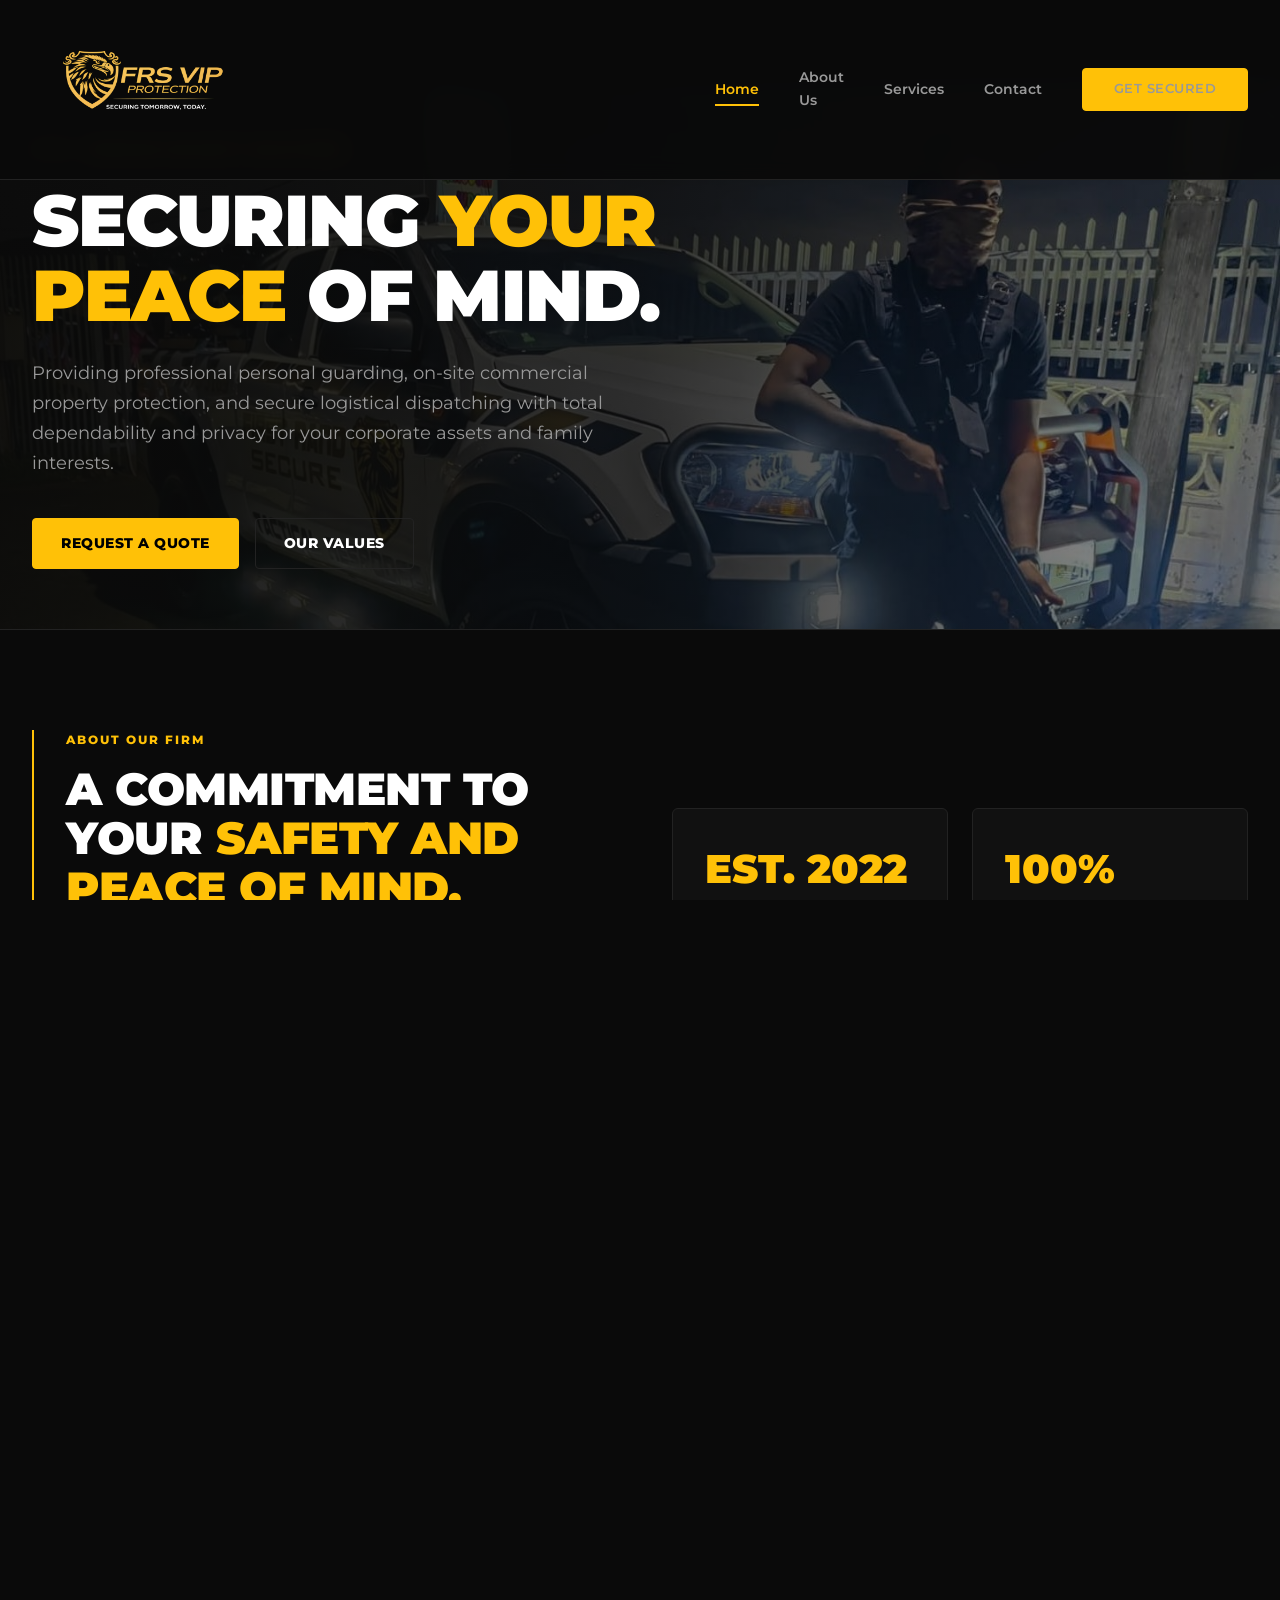
<file: index.html>
<!DOCTYPE html>
<html lang="en">
<head>
    <meta charset="UTF-8">
    <meta name="viewport" content="width=device-width, initial-scale=1.0, maximum-scale=1.0, user-scalable=yes">
    <title>FRS VIP Protection | Home</title>
    <link href="https://fonts.googleapis.com/css2?family=Montserrat:wght@400;500;600;700;800;900&display=swap" rel="stylesheet">
    <link rel="stylesheet" href="https://cdnjs.cloudflare.com/ajax/libs/font-awesome/6.4.0/css/all.min.css">
    
    <style>
        /* CSS Variables */
        :root {
            --bg-main: #0a0a0a;
            --bg-surface: #111111;
            --bg-card: #161616;
            --accent: #FFC107;
            --accent-hover: #e0a800;
            --text-light: #ffffff;
            --text-muted: #999999;
            --border-color: #222222;
            --transition: all 0.4s cubic-bezier(0.25, 0.8, 0.25, 1);
            --transition-fast: all 0.2s ease-in-out;
        }

        /* Reset & Base Styles */
        * { margin: 0; padding: 0; box-sizing: border-box; font-family: 'Montserrat', sans-serif; }
        
        html { 
            scroll-behavior: smooth; 
            overflow-x: hidden; 
            overflow-y: auto; 
            height: 100%;
            -webkit-overflow-scrolling: touch;
            -webkit-text-size-adjust: 100%;
        }

        body {
            background-color: var(--bg-main);
            color: var(--text-light);
            line-height: 1.6;
            overflow-x: hidden;
            overflow-y: auto;
            -webkit-overflow-scrolling: touch;
            width: 100%;
            height: 100%;
            min-height: 100%;
            position: relative;
        }

        /* Fix for iOS scrolling */
        body, .nav-links, .container {
            -webkit-overflow-scrolling: touch;
        }

        a { text-decoration: none; color: inherit; }
        ul { list-style: none; }
        img { max-width: 100%; height: auto; display: block; object-fit: cover; }

        .container { width: 100%; max-width: 1400px; margin: 0 auto; padding: 0 2rem; }
        .text-accent { color: var(--accent); }
        .section-padding { padding: 100px 0; }

        /* Buttons */
        .btn {
            display: inline-flex; align-items: center; justify-content: center;
            background: var(--accent); color: #000;
            padding: 14px 28px; font-weight: 800; font-size: 0.85rem;
            text-transform: uppercase; letter-spacing: 0.5px;
            border-radius: 4px; border: 1px solid var(--accent);
            cursor: pointer; transition: var(--transition-fast);
            position: relative; z-index: 1; text-align: center;
            -webkit-tap-highlight-color: transparent;
        }
        .btn:hover { background: var(--accent-hover); border-color: var(--accent-hover); transform: translateY(-2px); box-shadow: 0 5px 15px rgba(255, 193, 7, 0.3); }
        
        .btn-outline {
            background: transparent; color: var(--text-light);
            border: 1px solid var(--border-color);
        }
        .btn-outline:hover { background: rgba(255, 255, 255, 0.05); border-color: var(--text-light); color: var(--text-light); transform: translateY(-2px); box-shadow: none; }

        /* Small Tags */
        .tag-small {
            display: inline-block; background: #1a1a1a; border: 1px solid var(--border-color);
            color: var(--text-muted); padding: 4px 10px; font-size: 0.65rem;
            font-weight: 700; letter-spacing: 1px; text-transform: uppercase;
            border-radius: 3px; transition: var(--transition-fast);
        }

        /* Section Titles */
        .section-subtitle {
            color: var(--accent); font-size: 0.75rem; font-weight: 700;
            text-transform: uppercase; letter-spacing: 2px;
            display: flex; align-items: center; gap: 15px; margin-bottom: 1rem;
        }
        .section-title { font-size: 2.8rem; font-weight: 900; text-transform: uppercase; margin-bottom: 2rem; line-height: 1.1; letter-spacing: -0.5px; }

        /* Header */
        header {
            position: fixed; top: 0; width: 100%;
            background: rgba(10, 10, 10, 0.95); backdrop-filter: blur(10px);
            border-bottom: 1px solid var(--border-color);
            z-index: 1000; padding: 1rem 0; transition: var(--transition);
        }
        nav { display: flex; justify-content: space-between; align-items: center; }
        .logo { display: flex; align-items: center; gap: 10px; color: var(--accent); }
        .logo img { display: block; width: 220px; max-width: 220px; height: auto; }
        .logo-icon { font-size: 2rem; }
        
        .nav-links { 
            display: flex; 
            gap: 2.5rem; 
            align-items: center; 
        }
        .nav-links a { 
            font-size: 0.9rem; 
            font-weight: 600; 
            color: var(--text-muted); 
            transition: var(--transition-fast); 
            position: relative; 
            -webkit-tap-highlight-color: transparent;
        }
        .nav-links a:hover { color: var(--text-light); }
        .nav-links a::after { content: ''; position: absolute; width: 0%; height: 2px; bottom: -5px; left: 0; background-color: var(--accent); transition: var(--transition-fast); }
        .nav-links a:hover::after, .nav-links a.active::after { width: 100%; }
        .nav-links a.active { color: var(--accent); }
        .menu-toggle { display: none; font-size: 1.5rem; cursor: pointer; -webkit-tap-highlight-color: transparent; }

        /* Hero Section */
        .hero {
            margin-top: 80px;
            min-height: 75vh;
            min-height: 550px;
            /* Your own image + overlay */
            background: linear-gradient(90deg, rgba(10,10,10,0.95) 0%, rgba(10,10,10,0.8) 50%, rgba(10,10,10,0.4) 100%),
                        url('images/home_banner.jpeg') center/cover no-repeat;
            background-position: 70% center;   /* Desktop / tablet crop shift */
            display: flex;
            align-items: center;
            border-bottom: 1px solid var(--border-color);
        }

        .hero-content {
            max-width: 700px;
            width: 100%;
        }

        .hero-subtitle {
            color: var(--accent);
            font-weight: 800;
            font-size: 0.75rem;
            text-transform: uppercase;
            letter-spacing: 2px;
            display: flex;
            align-items: center;
            gap: 15px;
            margin-bottom: 1.5rem;
        }

        .hero-subtitle::before {
            content: '';
            width: 40px;
            height: 2px;
            background: var(--accent);
        }

        .hero h1 {
            font-size: 4.5rem;
            font-weight: 900;
            text-transform: uppercase;
            margin-bottom: 1.5rem;
            line-height: 1.05;
            letter-spacing: -1px;
        }

        .hero p {
            color: var(--text-muted);
            font-size: 1.1rem;
            margin-bottom: 2.5rem;
            max-width: 600px;
            line-height: 1.7;
        }

        .hero-btns {
            display: flex;
            gap: 1rem;
            flex-wrap: wrap;
        }


        /* ---------- Responsive Adjustments ---------- */

        /* Tablets / large phones */
        @media (max-width: 1024px) {
            .hero {
                min-height: 500px;
                padding: 120px 0 60px;
            }
        }

        @media (max-width: 768px) {
            .hero {
                height: auto;
                min-height: 70vh;
            }
            .hero h1 {
                font-size: 2.8rem;
                margin-bottom: 1rem;
            }
            .hero-btns {
                flex-direction: column;
                width: 100%;
                max-width: 350px;
            }
            .hero-btns .btn {
                width: 100%;
            }
        }

        /* Small phones – stronger crop shift */
        @media (max-width: 480px) {
            .hero {
                background-position: 78% center;
            }
            .hero h1 {
                font-size: 2.2rem;
            }
            .hero-subtitle {
                font-size: 0.65rem;
            }
        }

        /* Trust Bar (styles kept for reference, section removed) */
        .trust-bar { background: var(--bg-surface); border-bottom: 1px solid var(--border-color); padding: 2rem 0; }
        .trust-grid { display: grid; grid-template-columns: repeat(4, 1fr); gap: 2rem; }
        .trust-item { display: flex; align-items: center; gap: 15px; }
        .trust-icon { min-width: 40px; width: 40px; height: 40px; background: rgba(0,0,0,0.5); border: 1px solid var(--border-color); color: var(--accent); display: flex; align-items: center; justify-content: center; border-radius: 4px; font-size: 1.1rem; }
        .trust-text span { display: block; font-size: 0.65rem; color: var(--text-muted); text-transform: uppercase; letter-spacing: 1px; margin-bottom: 2px; }
        .trust-text strong { font-size: 0.9rem; font-weight: 800; text-transform: uppercase; }

        /* About Firm Section */
        .about-grid { display: grid; grid-template-columns: 1fr 1fr; gap: 4rem; align-items: center; }
        .about-text-content { border-left: 2px solid var(--accent); padding-left: 2rem; }
        .about-text-content p { color: var(--text-muted); margin-bottom: 1.5rem; font-size: 0.95rem; }
        .about-link { color: var(--accent); font-size: 0.8rem; font-weight: 800; text-transform: uppercase; letter-spacing: 1px; display: inline-flex; align-items: center; gap: 10px; transition: var(--transition-fast); -webkit-tap-highlight-color: transparent; }
        .about-link:hover { color: var(--text-light); transform: translateX(5px); }
        
        .about-stats-grid { display: grid; grid-template-columns: 1fr 1fr; gap: 1.5rem; }
        .stat-card { background: var(--bg-surface); border: 1px solid var(--border-color); border-radius: 6px; padding: 2.5rem 2rem; transition: var(--transition); }
        .stat-card:hover { border-color: rgba(255,193,7,0.3); transform: translateY(-5px); }
        .stat-card h3 { font-size: 2.5rem; font-weight: 900; color: var(--accent); margin-bottom: 0.5rem; line-height: 1; }
        .stat-card p { font-size: 0.75rem; color: var(--text-muted); text-transform: uppercase; letter-spacing: 1px; }
        .stat-card-wide { grid-column: span 2; background: linear-gradient(to right, rgba(10,10,10,0.9), rgba(10,10,10,0.4)), url('images/our_securityservices.jpeg') center/cover; padding: 2.5rem 2rem; display: flex; flex-direction: column; justify-content: center; border: 1px solid var(--border-color); border-radius: 6px; }
        .stat-card-wide span { color: var(--accent); font-size: 0.65rem; font-weight: 800; text-transform: uppercase; letter-spacing: 1.5px; background: rgba(255,193,7,0.1); padding: 4px 10px; border-radius: 3px; align-self: flex-start; margin-bottom: 1rem; }
        .stat-card-wide h4 { font-size: 1.4rem; font-weight: 900; text-transform: uppercase; margin-bottom: 0.5rem; }
        .stat-card-wide p { font-size: 0.85rem; color: var(--text-muted); }

        /* Why Businesses Choose Us */
        .choose-bg { background: #0d0d0d; border-top: 1px solid var(--border-color); border-bottom: 1px solid var(--border-color); }
        .choose-grid { display: grid; grid-template-columns: 1.2fr 0.8fr; gap: 4rem; align-items: center; }
        
        .reasons-list { display: grid; grid-template-columns: 1fr 1fr; gap: 2rem; }
        .reason-item h4 { font-size: 0.95rem; font-weight: 800; text-transform: uppercase; margin-bottom: 0.8rem; display: flex; align-items: flex-start; gap: 12px; }
        .reason-item h4 i { color: var(--accent); font-size: 1.1rem; min-width: 20px; text-align: center; margin-top: 2px; }
        .reason-item p { color: var(--text-muted); font-size: 0.85rem; line-height: 1.6; padding-left: 32px; }

        .ops-widget { background: var(--bg-surface); border: 1px solid var(--border-color); border-radius: 8px; padding: 2.5rem; position: relative; overflow: hidden; width: 100%; }
        .ops-widget::before { content: ''; position: absolute; top: 0; left: 0; width: 3px; height: 100%; background: var(--accent); }
        .widget-header { display: flex; justify-content: space-between; align-items: center; border-bottom: 1px solid var(--border-color); padding-bottom: 1rem; margin-bottom: 1.5rem; flex-wrap: wrap; gap: 10px;}
        .widget-header-left { display: flex; align-items: center; gap: 10px; font-size: 0.75rem; font-weight: 800; color: var(--accent); text-transform: uppercase; letter-spacing: 1px; }
        .pulse-dot { width: 8px; height: 8px; background: var(--accent); border-radius: 50%; box-shadow: 0 0 10px var(--accent); animation: pulse 2s infinite; }
        @keyframes pulse { 0% { box-shadow: 0 0 0 0 rgba(255, 193, 7, 0.4); } 70% { box-shadow: 0 0 0 6px rgba(255, 193, 7, 0); } 100% { box-shadow: 0 0 0 0 rgba(255, 193, 7, 0); } }
        .widget-header-right { font-size: 0.65rem; color: #555; text-transform: uppercase; letter-spacing: 1px; }
        .widget-tag { font-size: 0.65rem; color: #666; text-transform: uppercase; letter-spacing: 1.5px; margin-bottom: 0.5rem; display: block; }
        .ops-widget h3 { font-size: 1.6rem; font-weight: 900; text-transform: uppercase; margin-bottom: 1rem; }
        .ops-widget p { color: var(--text-muted); font-size: 0.85rem; margin-bottom: 2rem; }
        .widget-footer { display: flex; justify-content: space-between; align-items: center; border-top: 1px solid var(--border-color); padding-top: 1.5rem; flex-wrap: wrap; gap: 10px;}
        .dots-loader { display: flex; gap: 5px; }
        .dots-loader div { width: 6px; height: 6px; border-radius: 50%; background: #333; }
        .dots-loader div.active { background: var(--accent); }
        .widget-status { font-size: 0.65rem; color: #555; text-transform: uppercase; letter-spacing: 1px; }

        /* Key Services */
        .services-header { text-align: center; margin-bottom: 4rem; }
        .services-header p { color: var(--text-muted); max-width: 600px; margin: 1rem auto 0; font-size: 0.95rem; }
        .service-cards-grid { display: grid; grid-template-columns: repeat(3, 1fr); gap: 2rem; }
        .s-card { background: var(--bg-surface); border: 1px solid var(--border-color); border-radius: 6px; padding: 3rem 2.5rem; display: flex; flex-direction: column; transition: var(--transition); height: 100%; }
        .s-card:hover { border-color: rgba(255,193,7,0.3); transform: translateY(-8px); box-shadow: 0 15px 30px rgba(0,0,0,0.4); background: #1c1c1c; }
        .s-icon { width: 50px; height: 50px; background: rgba(0,0,0,0.4); border: 1px solid var(--border-color); color: var(--accent); display: flex; align-items: center; justify-content: center; border-radius: 6px; font-size: 1.3rem; margin-bottom: 2rem; transition: var(--transition); }
        .s-card:hover .s-icon { border-color: var(--accent); background: rgba(255,193,7,0.1); }
        .s-card h3 { font-size: 1.3rem; font-weight: 900; text-transform: uppercase; margin-bottom: 1rem; }
        .s-card p { color: var(--text-muted); font-size: 0.85rem; margin-bottom: 2rem; flex-grow: 1; line-height: 1.7; }
        .s-tags { display: flex; gap: 8px; flex-wrap: wrap; }
        .s-tags .tag-small.active { border-color: var(--accent); color: var(--accent); background: rgba(255,193,7,0.05); }

        /* Corner Bracket CTA */
        .cta-container {
            border: 1px solid var(--border-color); padding: 5rem 2rem; text-align: center;
            position: relative; background: linear-gradient(rgba(10,10,10,0.8), rgba(10,10,10,0.8)), url('images/experience_absolute_safety.jpeg') center/cover;
            border-radius: 4px; transition: var(--transition); width: 100%;
        }
        .cta-container:hover { border-color: rgba(255,193,7,0.2); }
        .corner { position: absolute; width: 20px; height: 20px; border-color: var(--accent); border-style: solid; }
        .tl { top: -1px; left: -1px; border-width: 2px 0 0 2px; }
        .tr { top: -1px; right: -1px; border-width: 2px 2px 0 0; }
        .bl { bottom: -1px; left: -1px; border-width: 0 0 2px 2px; }
        .br { bottom: -1px; right: -1px; border-width: 0 2px 2px 0; }
        .cta-container h2 { font-size: 3.2rem; font-weight: 900; text-transform: uppercase; margin-bottom: 1rem; letter-spacing: -1px; }
        .cta-container p { color: var(--text-muted); max-width: 650px; margin: 0 auto 2.5rem; font-size: 0.95rem; line-height: 1.7; }

        /* Footer */
        footer { background: #080808; padding: 5rem 0 2rem; border-top: 1px solid var(--border-color); }
        .footer-grid { display: grid; grid-template-columns: 1.5fr 1fr 1fr 1.5fr; gap: 3rem; margin-bottom: 3rem; }
        .footer-col p { color: var(--text-muted); font-size: 0.85rem; margin-bottom: 1.5rem; }
        .footer-col h5 { font-size: 0.9rem; font-weight: 800; text-transform: uppercase; margin-bottom: 1.5rem; }
        .footer-links li { margin-bottom: 0.8rem; }
        .footer-links a { color: var(--text-muted); font-size: 0.85rem; transition: var(--transition-fast); display: inline-block; -webkit-tap-highlight-color: transparent; }
        .footer-links a:hover { color: var(--accent); transform: translateX(5px); }
        
        .location-item { display: flex; gap: 15px; margin-bottom: 1.5rem; }
        .location-item i { color: var(--accent); margin-top: 3px; }
        .loc-text strong { display: block; font-size: 0.85rem; margin-bottom: 3px; }
        .loc-text span { color: var(--text-muted); font-size: 0.8rem; }

        .dispatch-box { background: var(--bg-surface); border: 1px solid var(--border-color); padding: 1.5rem; border-radius: 6px; }
        .phone-line { display: flex; align-items: center; gap: 15px; margin-bottom: 10px; }
        .phone-line i, .phone-line span { color: var(--accent); font-weight: 800; font-size: 1rem; }
        
        .footer-bottom { border-top: 1px solid var(--border-color); padding-top: 2rem; display: flex; justify-content: space-between; align-items: center; font-size: 0.75rem; color: #555; text-transform: uppercase; letter-spacing: 1px; flex-wrap: wrap; gap: 15px;}
        .mini-btns { display: flex; gap: 10px; }
        .mini-btn { width: 35px; height: 35px; background: rgba(0,0,0,0.5); border: 1px solid var(--border-color); color: var(--text-muted); display: flex; align-items: center; justify-content: center; border-radius: 4px; cursor: pointer; transition: var(--transition-fast); -webkit-tap-highlight-color: transparent; }
        .mini-btn:hover { border-color: var(--accent); color: var(--accent); }
        .verify-btn { background: transparent; display: block; border: 1px solid var(--accent); color: var(--accent); padding: 10px 0; width: 100%; text-align: center; text-transform: uppercase; font-size: 0.75rem; font-weight: 800; letter-spacing: 1px; border-radius: 4px; margin-top: 1rem; cursor: pointer; transition: var(--transition-fast); -webkit-tap-highlight-color: transparent; }
        .verify-btn:hover { background: var(--accent); color: #000; }

        /* Scroll Animations */
        .scroll-reveal { opacity: 0; transform: translateY(40px); transition: opacity 0.8s cubic-bezier(0.25, 1, 0.5, 1), transform 0.8s cubic-bezier(0.25, 1, 0.5, 1); }
        .reveal-visible { opacity: 1; transform: translateY(0); }
        .delay-1 { transition-delay: 0.15s; }
        .delay-2 { transition-delay: 0.3s; }

        /* ---------------------------------------------------
           RESPONSIVE ARCHITECTURE (Any Device Integration)
           --------------------------------------------------- */
        
        /* Large Tablets / Small Laptops */
        @media (max-width: 1200px) {
            .hero h1 { font-size: 3.8rem; }
            .section-title { font-size: 2.5rem; }
        }

        /* Tablets */
        @media (max-width: 1024px) {
            .trust-grid { grid-template-columns: repeat(2, 1fr); }
            .about-grid, .choose-grid { grid-template-columns: 1fr; gap: 3rem; }
            .about-text-content { padding-left: 1.5rem; }
            .service-cards-grid { grid-template-columns: repeat(2, 1fr); }
            .reasons-list { grid-template-columns: 1fr; gap: 1.5rem; }
            .footer-grid { grid-template-columns: 1fr 1fr; gap: 2.5rem; }
            .hero { min-height: 500px; padding: 120px 0 60px; }
            .logo img { width: 190px; max-width: 190px; }
        }

        /* Large Phones / Vertical Tablets */
        @media (max-width: 768px) {
            .section-padding { padding: 60px 0; }
            .hero { height: auto; min-height: 70vh; }
            .hero h1 { font-size: 2.8rem; margin-bottom: 1rem; }
            .section-title { font-size: 2.2rem; }
            .cta-container h2 { font-size: 2.2rem; }
            .cta-container { padding: 3rem 1.5rem; }
            .logo img { width: 160px; max-width: 160px; }
            
            /* Grids flatten to 1 column */
            .service-cards-grid { grid-template-columns: 1fr; }
            .about-stats-grid { grid-template-columns: 1fr; gap: 1rem; }
            .stat-card-wide { grid-column: auto; }
            .footer-grid { grid-template-columns: 1fr; gap: 2rem; }
            .footer-bottom { flex-direction: column; text-align: center; gap: 1rem; }
            
            /* Mobile Nav Overhaul */
            .menu-toggle { display: block; }
            .nav-links {
                position: absolute; top: 100%; left: 0; width: 100%;
                background: #111; flex-direction: column; padding: 0;
                border-bottom: 1px solid var(--border-color); max-height: 0;
                overflow: hidden; transition: max-height 0.4s ease-out;
                -webkit-overflow-scrolling: touch;
            }
            .nav-links.active { max-height: 400px; padding: 2rem; overflow-y: auto; }
            
            /* Ensure Buttons Stack if necessary */
            .hero-btns { flex-direction: column; width: 100%; max-width: 350px; }
            .hero-btns .btn { width: 100%; }
        }

        /* Small Phones (iPhone SE, old Androids) */
        @media (max-width: 480px) {
            .container { padding: 0 1.2rem; }
            .section-padding { padding: 50px 0; }
            
            .hero h1 { font-size: 2.2rem; }
            .section-title { font-size: 1.8rem; }
            .cta-container h2 { font-size: 1.8rem; }
            .logo img { width: 130px; max-width: 130px; }
            
            /* Trust Grid to 1 Column (styles kept, but unused now) */
            .trust-grid { grid-template-columns: 1fr; gap: 1rem; }
            .trust-item { padding: 0.5rem 0; }
            
            .stat-card, .stat-card-wide { padding: 1.5rem; }
            .s-card { padding: 2rem 1.5rem; }
            .ops-widget { padding: 1.5rem; }
            
            .hero-subtitle { font-size: 0.65rem; }
            .about-text-content { border-left: none; padding-left: 0; }
        }

        /* PSIRA Badge Styles */
        .psira-badge {
            display: flex;
            align-items: center;
            gap: 8px;
            margin-top: 1rem;
            font-size: 0.75rem;
            color: #666;
        }
        .psira-logo {
            width: auto;
            height: 75px;
            max-height: 75px;
            object-fit: contain;
            display: block;
        }
        .psira-badge span {
            text-transform: uppercase;
            letter-spacing: 0.5px;
            white-space: nowrap;
        }
    </style>
</head>
<body>

    <header>
        <div class="container">
            <nav>
                <div class="logo">
                    <img src="Untitled design.png" alt="FRS VIP Protection logo">
                </div>
                <div class="menu-toggle" id="mobile-menu" onclick="toggleMenu()">
                    <i class="fa-solid fa-bars"></i>
                </div>
                <div class="nav-links" id="nav-links">
                    <a href="index.html" class="active">Home</a>
                    <a href="about.html">About Us</a>
                    <a href="services.html">Services</a>
                    <a href="contact.html">Contact</a>
                    <a href="contact.html" class="btn" style="padding: 10px 20px; font-size: 0.8rem; width: 100%;">Get Secured</a>
                </div>
            </nav>
        </div>
    </header>

    <section class="hero">
        <div class="container">
            <div class="hero-content scroll-reveal">
                <div class="hero-subtitle">Premium Security Solutions</div>
                <h1>Securing <span class="text-accent">Your Peace</span> Of Mind.</h1>
                <p>Providing professional personal guarding, on-site commercial property protection, and secure logistical dispatching with total dependability and privacy for your corporate assets and family interests.</p>
                <div class="hero-btns">
                    <a href="contact.html" class="btn">Request A Quote</a>
                    <a href="about.html" class="btn btn-outline">Our Values</a>
                </div>
            </div>
        </div>
    </section>

    <!-- The trust bar (registration, certification, recruitment, confidentiality) has been removed as requested -->

    <section class="section-padding">
        <div class="container about-grid">
            <div class="about-text-content scroll-reveal">
                <span style="color: var(--accent); font-size: 0.75rem; font-weight: 800; text-transform: uppercase; letter-spacing: 2px; margin-bottom: 1rem; display: block;">About Our Firm</span>
                <h2 class="section-title" style="margin-bottom: 1.5rem;">A Commitment To Your <span class="text-accent">Safety And Peace Of Mind.</span></h2>
                <p>At FRS VIP Protection, we understand that security is more than just a service—it's a commitment to your safety, peace of mind, and business continuity. We specialise in commercial guarding, armed response, VIP protection, VIP transportation, and technical security installations, ensuring that you, your assets, and your people are always protected.</p>
                <p>Founded in 2022 by Shirven Sukhu, FRS VIP Protection was established with a vision to provide reliable, high-quality security solutions in a competitive market. We saw the need for a security provider that would set a new standard for excellence by combining advanced technology, rigorous training, and a strong professional work ethic.</p>
                <a href="about.html" class="about-link" style="margin-top: 1rem;">Read Our Full Values & Profile <i class="fa-solid fa-arrow-right"></i></a>
            </div>

            <div class="about-stats-grid scroll-reveal delay-1">
                <div class="stat-card">
                    <h3>EST. 2022</h3>
                    <p>Founded By Shirven Sukhu</p>
                </div>
                <div class="stat-card">
                    <h3>100%</h3>
                    <p>Incident-Free Vetting</p>
                </div>
                <div class="stat-card-wide">
                    <span>Active Solutions</span>
                    <h4>Our Security Services</h4>
                    <p>Explore our comprehensive commercial & VIP catalog.</p>
                </div>
            </div>
        </div>
    </section>

    <section class="section-padding choose-bg">
        <div class="container choose-grid">
            <div class="scroll-reveal">
                <div class="section-subtitle" style="margin-bottom: 0.5rem; border:none; padding:0;">Vetted South African Protection</div>
                <h2 class="section-title">WHY <span class="text-accent">BUSINESSES CHOOSE US</span></h2>
                
                <div class="reasons-list">
                    <div class="reason-item">
                        <h4><i class="fa-solid fa-award"></i> Recognised & Established</h4>
                        <p>We have built a solid reputation in the South African security industry for delivering dependable, highly professional, and compliant solutions.</p>
                    </div>
                    <div class="reason-item">
                        <h4><i class="fa-solid fa-shield"></i> Strong Work Ethic</h4>
                        <p>Our team is extensively trained and audited to operate with absolute discipline, discretion, commitment, and adherence to PSIRA standards.</p>
                    </div>
                    <div class="reason-item">
                        <h4><i class="fa-solid fa-bolt"></i> Modern Technology</h4>
                        <p>We integrate and leverage advanced telemetry, active remote alarm systems, and thermal cameras to guarantee superior commercial safety.</p>
                    </div>
                    <div class="reason-item">
                        <h4><i class="fa-solid fa-crosshairs"></i> High-Range Firearms</h4>
                        <p>Fully equipped with top-of-the-line tactical security gear, robust B6 armoured vehicles, and protective hardware to maintain full readiness.</p>
                    </div>
                    <div class="reason-item" style="grid-column: 1 / -1;">
                        <h4><i class="fa-regular fa-star"></i> Peace Of Mind & Support</h4>
                        <p>With our 24/7 client operations desk overseeing your safety contracts, you can stay fully focused on business goals while we handle all protection concerns.</p>
                    </div>
                </div>
            </div>

            <div class="ops-widget scroll-reveal delay-1">
                <div class="widget-header">
                    <div class="widget-header-left">
                        <div class="pulse-dot"></div> Operational Desk: Active
                    </div>
                    <div class="widget-header-right">24/7 Response Feed</div>
                </div>
                <span class="widget-tag">Sandton Core Precinct</span>
                <h3>Property Integrity</h3>
                <p>Commercial property guarding and checkpoint operations successfully executed and monitored constantly.</p>
                <div class="widget-footer">
                    <div class="dots-loader">
                        <div></div>
                        <div class="active" style="width: 20px; border-radius: 10px;"></div>
                        <div></div>
                    </div>
                    <span class="widget-status">Status: Site Secured</span>
                </div>
            </div>
        </div>
    </section>

    <section class="section-padding">
        <div class="container">
            <div class="services-header scroll-reveal">
                <h2 class="section-title" style="margin-bottom: 0;">OUR <span class="text-accent">KEY SERVICES</span></h2>
                <p>Comprehensive security strategies designed for complete asset protection and on-call response support.</p>
            </div>

            <div class="service-cards-grid">
                <div class="s-card scroll-reveal">
                    <div class="s-icon"><i class="fa-solid fa-user-shield"></i></div>
                    <h3>Personal Guarding</h3>
                    <p>Individual property escorts and personal security officers for business delegates, executives, and families. Staff are trained in defensive driving, risk mitigation, and standard local emergency medical coordination.</p>
                    <div class="s-tags">
                        <span class="tag-small">Static</span>
                        <span class="tag-small">Transit</span>
                        <span class="tag-small active">24/7/365</span>
                    </div>
                </div>

                <div class="s-card scroll-reveal delay-1">
                    <div class="s-icon"><i class="fa-solid fa-building-shield"></i></div>
                    <h3>Commercial Guarding</h3>
                    <p>Professional guarding services for corporate campuses, residential estates, high-value warehouse facilities, and businesses. We combine physical guards with active security camera check-ins.</p>
                    <div class="s-tags">
                        <span class="tag-small">Access Control</span>
                        <span class="tag-small">CCTV</span>
                        <span class="tag-small active">Tier-1</span>
                    </div>
                </div>

                <div class="s-card scroll-reveal delay-2">
                    <div class="s-icon"><i class="fa-solid fa-bolt-lightning"></i></div>
                    <h3>On-Call Alarm Response</h3>
                    <p>Fast response vehicle deployment triggered by panic button or alarm signals. Vetted responders are fully licensed to secure locations, oversee fire evacuation plans, and address properties on short notice.</p>
                    <div class="s-tags">
                        <span class="tag-small">Armoured</span>
                        <span class="tag-small">Rapid Deploy</span>
                        <span class="tag-small active">Emergency</span>
                    </div>
                </div>
            </div>
        </div>
    </section>

    <section class="section-padding" style="padding-top: 0;">
        <div class="container">
            <div class="cta-container scroll-reveal">
                <div class="corner tl"></div>
                <div class="corner tr"></div>
                <div class="corner bl"></div>
                <div class="corner br"></div>
                
                <h2>EXPERIENCE <span class="text-accent">ABSOLUTE</span> SAFETY</h2>
                <div style="width: 50px; height: 3px; background: var(--accent); margin: 0 auto 1.5rem;"></div>
                <p>Complete confidentiality and reliable security services are our priority. Work with a dependable, PSIRA-registered security provider in South Africa. Send an inquiry today for a free on-site security analysis.</p>
                <a href="contact.html" class="btn">Request A Free Quote Now</a>
            </div>
        </div>
    </section>

    <footer>
        <div class="container">
            <div class="footer-grid scroll-reveal">
                <div class="footer-col">
                    <!-- Footer logo -->
                    <div class="footer-logo">
                        <img src="Untitled design.png" alt="FRS VIP Protection logo" style="width: 220px; max-width: 220px; height: auto;">
                    </div>
                    <p>South Africa's leading private intelligence and executive protection firm. Dedicated to absolute autonomy, discretion, and unwavering vigilance. Registered and regulated by PSIRA.</p>
                    <!-- PSIRA Badge with logo -->
                    <div class="psira-badge">
                        <img src="images/PSIRA.png" alt="PSIRA" class="psira-logo">
                        <span>PSIRA Reg: 4862292</span>
                    </div>
                    <!-- South African Flag added below PSIRA Reg -->
                    <div style="margin-top: 10px;">
                        <img src="images/flag.jpg" alt="South African Flag" style="max-height: 50px; width: auto;">
                    </div>
                    <div class="mini-btns" style="margin-top: 1.5rem;">
                        <div class="mini-btn"><i class="fa-solid fa-globe"></i></div>
                        <div class="mini-btn"><i class="fa-solid fa-shield-halved"></i></div>
                    </div>
                </div>

                <div class="footer-col">
                    <h5>Regional HQs</h5>
                    <div class="location-item">
                        <i class="fa-solid fa-location-dot"></i>
                        <div class="loc-text">
                            <strong>Durban HQ</strong>
                            <span>86 Suleman Road, Parlock, Newlands West, Durban</span>
                        </div>
                    </div>
                    <!-- New Tongaat location added here -->
                    <div class="location-item">
                        <i class="fa-solid fa-location-dot"></i>
                        <div class="loc-text">
                            <strong>Tongaat</strong>
                            <span>2 planters drive, Fairbreeze, Tongaat</span>
                        </div>
                    </div>
                </div>

                <div class="footer-col">
                    <h5>Emergency Dispatch Hub</h5>
                    <div class="dispatch-box">
                        <div class="phone-line">
                            <i class="fa-solid fa-phone"></i>
                            <span>+27 72 875 3169</span>
                        </div>
                        <div class="phone-line">
                            <i class="fa-solid fa-phone"></i>
                            <span>+27 61 508 1951</span>
                        </div>
                        <p style="font-size: 0.65rem; color: #666; margin: 10px 0; text-transform: uppercase; letter-spacing: 1px;">Operations Center Available 24/7/365</p>
                        <div style="font-size:0.8rem; color:var(--text-muted); display:flex; gap:10px; align-items:center; margin-bottom:5px;"><i class="fa-regular fa-envelope"></i> firstandsecure@gmail.com</div>
                        <div style="font-size:0.8rem; color:var(--text-muted); display:flex; gap:10px; align-items:center;"><i class="fa-solid fa-map-pin"></i> South Africa</div>
                        <a href="contact.html" class="verify-btn">Verify Compliance</a>
                    </div>
                </div>
            </div>

            <div class="footer-bottom scroll-reveal">
                <div>&copy; 2026 FRS VIP PROTECTION. PSIRA Reg: 4862292. All Rights Reserved.</div>
                <div>Designed For Ultimate Discretion</div>
            </div>
        </div>
    </footer>


    <script>
        // Mobile Dropdown Control Function
        function toggleMenu() {
            let nav = document.getElementById("nav-links");
            nav.classList.toggle("active");
            let icon = document.querySelector(".menu-toggle i");
            if (nav.classList.contains("active")) {
                icon.classList.remove("fa-bars");
                icon.classList.add("fa-xmark");
            } else {
                icon.classList.remove("fa-xmark");
                icon.classList.add("fa-bars");
            }
        }

        // Lightweight Performance Observer for Scroll Load-Ins
        document.addEventListener('DOMContentLoaded', () => {
            const options = { root: null, rootMargin: '0px', threshold: 0.1 };

            const entryRevealObserver = new IntersectionObserver((entries, observer) => {
                entries.forEach(entry => {
                    if (entry.isIntersecting) {
                        entry.target.classList.add('reveal-visible');
                        observer.unobserve(entry.target);
                    }
                });
            }, options);

            const componentsToReveal = document.querySelectorAll('.scroll-reveal');
            componentsToReveal.forEach(element => entryRevealObserver.observe(element));
        });
    </script>
</body>
</html>
</file>
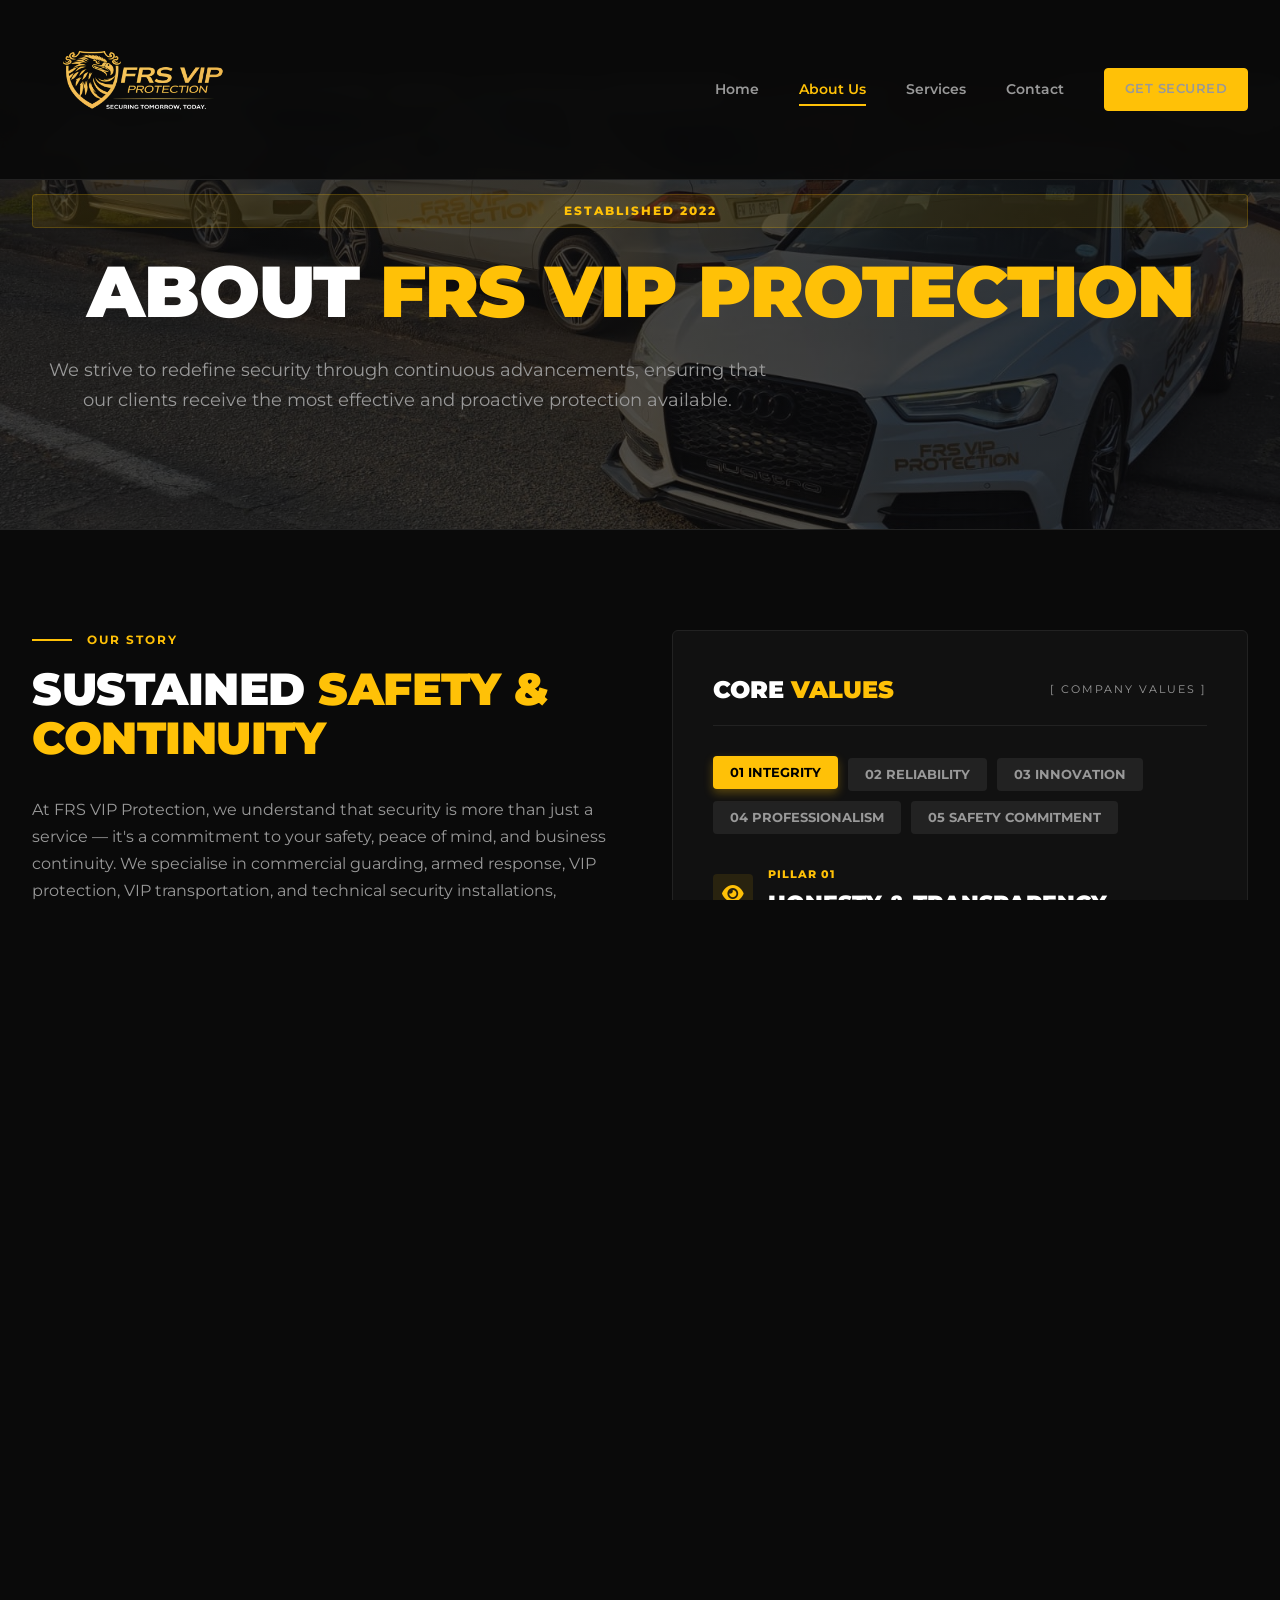
<file: about.html>
<!DOCTYPE html>
<html lang="en">
<head>
    <meta charset="UTF-8">
    <meta name="viewport" content="width=device-width, initial-scale=1.0, maximum-scale=1.0, user-scalable=yes">
    <title>About Us | FRS VIP Protection</title>
    <link href="https://fonts.googleapis.com/css2?family=Montserrat:wght@400;500;600;700;800;900&display=swap" rel="stylesheet">
    <link rel="stylesheet" href="https://cdnjs.cloudflare.com/ajax/libs/font-awesome/6.4.0/css/all.min.css">
    
    <style>
        /* CSS Variables */
        :root {
            --bg-main: #0a0a0a;
            --bg-surface: #111111;
            --bg-card: #161616;
            --accent: #FFC107;
            --accent-hover: #e0a800;
            --text-light: #ffffff;
            --text-muted: #999999;
            --border-color: #222222;
            --transition: all 0.4s cubic-bezier(0.25, 0.8, 0.25, 1);
            --transition-fast: all 0.2s ease-in-out;
        }

        /* Reset & Base Styles */
        * { margin: 0; padding: 0; box-sizing: border-box; font-family: 'Montserrat', sans-serif; }
        
        html { 
            scroll-behavior: smooth; 
            overflow-x: hidden; 
            overflow-y: auto; 
            height: 100%;
            -webkit-overflow-scrolling: touch;
            -webkit-text-size-adjust: 100%;
        }

        body {
            background-color: var(--bg-main);
            color: var(--text-light);
            line-height: 1.6;
            overflow-x: hidden;
            overflow-y: auto;
            -webkit-overflow-scrolling: touch;
            width: 100%;
            height: 100%;
            min-height: 100%;
            position: relative;
        }

        /* Fix for iOS scrolling */
        body, .nav-links, .container {
            -webkit-overflow-scrolling: touch;
        }

        a { text-decoration: none; color: inherit; }
        ul { list-style: none; }
        img { max-width: 100%; height: auto; display: block; object-fit: cover; }

        .container { width: 100%; max-width: 1400px; margin: 0 auto; padding: 0 2rem; }
        .text-accent { color: var(--accent); }
        .section-padding { padding: 100px 0; }

        /* Buttons */
        .btn {
            display: inline-flex; align-items: center; justify-content: center;
            background: var(--accent); color: #000;
            padding: 14px 28px; font-weight: 800; font-size: 0.85rem;
            text-transform: uppercase; letter-spacing: 0.5px;
            border-radius: 4px; border: 1px solid var(--accent);
            cursor: pointer; transition: var(--transition-fast);
            position: relative; z-index: 1; text-align: center;
            -webkit-tap-highlight-color: transparent;
        }
        .btn:hover { background: var(--accent-hover); border-color: var(--accent-hover); transform: translateY(-2px); box-shadow: 0 5px 15px rgba(255, 193, 7, 0.3); }

        /* Section Titles */
        .section-subtitle {
            color: var(--accent); font-size: 0.75rem; font-weight: 700;
            text-transform: uppercase; letter-spacing: 2px;
            display: flex; align-items: center; gap: 15px; margin-bottom: 1rem;
        }
        .section-subtitle::before { content: ''; width: 40px; height: 2px; background-color: var(--accent); }
        .section-title { font-size: 2.8rem; font-weight: 900; text-transform: uppercase; margin-bottom: 2rem; line-height: 1.1; letter-spacing: -0.5px; }

        /* Header Navigation */
        header {
            position: fixed; top: 0; width: 100%;
            background: rgba(10, 10, 10, 0.95); backdrop-filter: blur(10px);
            border-bottom: 1px solid var(--border-color);
            z-index: 1000; padding: 1rem 0; transition: var(--transition);
        }
        nav { display: flex; justify-content: space-between; align-items: center; }
        .logo { display: flex; align-items: center; gap: 10px; color: var(--accent); }
        .logo img { display: block; width: 220px; max-width: 220px; height: auto; }
        .logo-icon { font-size: 2rem; }
        
        .nav-links { 
            display: flex; 
            gap: 2.5rem; 
            align-items: center; 
        }
        .nav-links a { 
            font-size: 0.9rem; 
            font-weight: 600; 
            color: var(--text-muted); 
            transition: var(--transition-fast); 
            position: relative; 
            -webkit-tap-highlight-color: transparent;
        }
        .nav-links a:hover { color: var(--text-light); }
        .nav-links a::after { content: ''; position: absolute; width: 0%; height: 2px; bottom: -5px; left: 0; background-color: var(--accent); transition: var(--transition-fast); }
        .nav-links a:hover::after, .nav-links a.active::after { width: 100%; }
        .nav-links a.active { color: var(--accent); }
        .menu-toggle { display: none; font-size: 1.5rem; cursor: pointer; -webkit-tap-highlight-color: transparent; }

        /* Hero Banner */
        .hero {
            margin-top: 80px; min-height: 60vh; min-height: 450px;
            background: linear-gradient(rgba(10,10,10,0.8), rgba(10,10,10,0.7)), 
                        url('images/about.jpeg') center/cover no-repeat;
            display: flex; flex-direction: column; justify-content: center; align-items: center; text-align: center;
            border-bottom: 1px solid var(--border-color);
        }
        .hero-badge {
            color: var(--accent); font-weight: 800; letter-spacing: 2px;
            text-transform: uppercase; font-size: 0.75rem;
            background: rgba(255,193,7,0.1); padding: 6px 16px;
            border-radius: 4px; border: 1px solid rgba(255,193,7,0.2); margin-bottom: 1.5rem;
        }
        .hero h1 { font-size: 4.5rem; font-weight: 900; text-transform: uppercase; margin-bottom: 1.5rem; line-height: 1.1; letter-spacing: -1px; }
        .hero p { color: var(--text-muted); font-size: 1.1rem; max-width: 750px; line-height: 1.7; padding: 0 1rem; }

        /* Split Section: Story & Tabs */
        .split-section { display: grid; grid-template-columns: 1fr 1fr; gap: 4rem; }
        .story-content p { color: var(--text-muted); margin-bottom: 1.5rem; font-size: 1rem; line-height: 1.7; }

        /* Interactive Tabs UI */
        .values-container {
            background: var(--bg-surface); border: 1px solid var(--border-color);
            border-radius: 6px; padding: 2.5rem; transition: var(--transition);
        }
        .values-container:hover { box-shadow: 0 10px 30px rgba(0,0,0,0.5); border-color: rgba(255, 193, 7, 0.2); }
        .values-header {
            display: flex; justify-content: space-between; align-items: center;
            margin-bottom: 2rem; padding-bottom: 1rem; border-bottom: 1px solid var(--border-color);
        }
        .values-header h3 { font-size: 1.5rem; font-weight: 900; text-transform: uppercase; }
        .values-label { font-size: 0.7rem; color: var(--text-muted); letter-spacing: 2px; text-transform: uppercase; }
        
        .tab-buttons { display: flex; flex-wrap: wrap; gap: 10px; margin-bottom: 2rem; }
        .tab-btn {
            background: #222; border: 1px solid transparent; color: var(--text-muted);
            padding: 8px 16px; font-size: 0.8rem; font-weight: 700; border-radius: 4px;
            cursor: pointer; transition: var(--transition-fast); text-transform: uppercase;
            -webkit-tap-highlight-color: transparent;
        }
        .tab-btn:hover { background: #333; color: var(--text-light); transform: translateY(-2px); }
        .tab-btn.active { background: var(--accent); color: #000; transform: translateY(-2px); box-shadow: 0 4px 10px rgba(255,193,7,0.3); }

        .tab-content { display: none; }
        .tab-content.active { display: block; animation: fadeSlideUp 0.5s ease forwards; }
        @keyframes fadeSlideUp { from { opacity: 0; transform: translateY(15px); } to { opacity: 1; transform: translateY(0); } }

        .pillar-header { display: flex; align-items: center; gap: 15px; margin-bottom: 1rem; }
        .pillar-icon {
            width: 40px; height: 40px; background: rgba(255, 193, 7, 0.1); color: var(--accent);
            display: flex; align-items: center; justify-content: center; border-radius: 4px; font-size: 1.2rem;
        }
        .pillar-title span { display: block; color: var(--accent); font-size: 0.7rem; font-weight: 800; margin-bottom: 2px; letter-spacing: 1px; text-transform: uppercase; }
        .pillar-title h4 { font-size: 1.4rem; font-weight: 900; text-transform: uppercase; }
        .tab-text { color: var(--text-muted); margin-bottom: 1.5rem; font-size: 0.95rem; line-height: 1.6; }
        .tab-highlight { background: #1a1a1a; border-left: 2px solid var(--accent); padding: 1.5rem; font-size: 0.85rem; color: var(--text-muted); border-radius: 0 4px 4px 0; }

        /* Trust Factors Matrix */
        .trust-factors { text-align: center; }
        .trust-factors .section-subtitle { justify-content: center; margin-bottom: 0.5rem; }
        .trust-factors .section-subtitle::before { display: none; }
        .trust-factors .section-title { margin-bottom: 1.5rem; }
        
        .grid-6 { display: grid; grid-template-columns: repeat(3, 1fr); gap: 1.5rem; margin-top: 3.5rem; }
        .feature-card {
            background: var(--bg-surface); padding: 2.5rem; border-radius: 6px;
            border: 1px solid var(--border-color); text-align: left;
            transition: var(--transition); position: relative;
        }
        .feature-card:hover { border-color: rgba(255, 193, 7, 0.5); background: #1c1c1c; transform: translateY(-8px); box-shadow: 0 15px 30px rgba(0,0,0,0.4); }
        .feature-header { display: flex; align-items: center; gap: 10px; margin-bottom: 1.5rem; padding-bottom: 1rem; border-bottom: 1px solid rgba(255, 193, 7, 0.2); transition: var(--transition); }
        .feature-card:hover .feature-header { border-bottom-color: var(--accent); }
        .f-num { color: var(--accent); font-weight: 800; font-size: 0.9rem; }
        .f-dot { color: var(--text-muted); font-size: 0.4rem; }
        .f-title { font-weight: 800; font-size: 0.85rem; text-transform: uppercase; color: var(--accent); letter-spacing: 1px; }
        .feature-card p { color: var(--text-muted); font-size: 0.9rem; line-height: 1.6; }

        /* Director Profile Box */
        .director-split { display: grid; grid-template-columns: 450px 1fr; gap: 4rem; align-items: center; }
        .director-card {
            background: var(--bg-surface); border-radius: 6px; padding: 4rem 3rem;
            text-align: center; position: relative; transition: var(--transition); border: 1px solid var(--border-color);
        }
        .director-card:hover { transform: translateY(-5px); box-shadow: 0 15px 40px rgba(0,0,0,0.5); border-color: rgba(255,193,7,0.2); }
        
        /* Bracket Corners */
        .corner { position: absolute; width: 15px; height: 15px; border-color: var(--accent); border-style: solid; transition: var(--transition); }
        .director-card:hover .corner { width: 25px; height: 25px; }
        .tl { top: 20px; left: 20px; border-width: 2px 0 0 2px; }
        .tr { top: 20px; right: 20px; border-width: 2px 2px 0 0; }
        .bl { bottom: 20px; left: 20px; border-width: 0 0 2px 2px; }
        .br { bottom: 20px; right: 20px; border-width: 0 2px 2px 0; }

        /* Avatar – now uses CSS background image */
        .avatar-circle {
            width: 130px;
            height: 130px;
            border-radius: 50%;
            border: 2px solid var(--accent);
            margin: 0 auto 1.5rem;
            background: #222 url('images/about_image.png') center/cover no-repeat;
            transition: transform 0.5s cubic-bezier(0.175, 0.885, 0.32, 1.275), background-color 0.5s;
        }
        .director-card:hover .avatar-circle {
            transform: scale(1.1);
            background-color: rgba(255, 193, 7, 0.1);
        }

        .d-name { font-size: 1.8rem; font-weight: 900; text-transform: uppercase; margin-bottom: 5px; letter-spacing: -0.5px; }
        .d-role { color: var(--accent); font-weight: 800; font-size: 0.85rem; text-transform: uppercase; margin-bottom: 15px; letter-spacing: 1px; }
        .d-creds { color: var(--text-muted); font-size: 0.7rem; letter-spacing: 1.5px; text-transform: uppercase; font-weight: 600; }

        /* Mission / Vision Cards */
        .mvv-grid { display: grid; grid-template-columns: repeat(3, 1fr); gap: 1.5rem; }
        .mvv-card {
            background: var(--bg-surface); border: 1px solid var(--border-color);
            padding: 3rem 2.5rem; border-radius: 6px; transition: var(--transition);
        }
        .mvv-card:hover { border-color: var(--accent); background: #1c1c1c; transform: translateY(-5px); box-shadow: 0 10px 25px rgba(0,0,0,0.5); }
        .mvv-card h4 { color: var(--accent); font-size: 1.1rem; text-transform: uppercase; margin-bottom: 1.5rem; font-weight: 900; letter-spacing: 1px; }
        .mvv-card p { color: var(--text-muted); font-size: 0.95rem; line-height: 1.7; }

        /* Footer */
        footer { background: #080808; padding: 5rem 0 2rem; border-top: 1px solid var(--border-color); }
        .footer-grid { display: grid; grid-template-columns: 1.5fr 1fr 1fr 1.5fr; gap: 3rem; margin-bottom: 3rem; }
        .footer-logo { display: flex; align-items: center; gap: 10px; font-size: 1.2rem; font-weight: 900; color: var(--accent); margin-bottom: 1.5rem; }
        .footer-col p { color: var(--text-muted); font-size: 0.85rem; margin-bottom: 1.5rem; }
        .footer-col h5 { font-size: 0.9rem; font-weight: 800; text-transform: uppercase; margin-bottom: 1.5rem; }
        .footer-links li { margin-bottom: 0.8rem; }
        .footer-links a { color: var(--text-muted); font-size: 0.85rem; transition: var(--transition-fast); display: inline-block; -webkit-tap-highlight-color: transparent; }
        .footer-links a:hover { color: var(--accent); transform: translateX(5px); }
        
        .location-item { display: flex; gap: 15px; margin-bottom: 1.5rem; }
        .location-item i { color: var(--accent); margin-top: 3px; }
        .loc-text strong { display: block; font-size: 0.85rem; margin-bottom: 3px; }
        .loc-text span { color: var(--text-muted); font-size: 0.8rem; }

        .dispatch-box { background: var(--bg-surface); border: 1px solid var(--border-color); padding: 1.5rem; border-radius: 6px; }
        .phone-line { display: flex; align-items: center; gap: 15px; margin-bottom: 10px; }
        .phone-line i, .phone-line span { color: var(--accent); font-weight: 800; font-size: 1rem; }
        
        .footer-bottom { border-top: 1px solid var(--border-color); padding-top: 2rem; display: flex; justify-content: space-between; align-items: center; font-size: 0.75rem; color: #555; text-transform: uppercase; letter-spacing: 1px; flex-wrap: wrap; gap: 15px;}
        .mini-btns { display: flex; gap: 10px; }
        .mini-btn { width: 35px; height: 35px; background: rgba(0,0,0,0.5); border: 1px solid var(--border-color); color: var(--text-muted); display: flex; align-items: center; justify-content: center; border-radius: 4px; cursor: pointer; transition: var(--transition-fast); -webkit-tap-highlight-color: transparent; }
        .mini-btn:hover { border-color: var(--accent); color: var(--accent); }
        .verify-btn {
            background: transparent;
            display: block;
            border: 1px solid var(--accent);
            color: var(--accent);
            padding: 10px 0;
            width: 100%;
            text-align: center;
            text-transform: uppercase;
            font-size: 0.75rem;
            font-weight: 800;
            letter-spacing: 1px;
            border-radius: 4px;
            margin-top: 1rem;
            cursor: pointer;
            transition: var(--transition-fast);
            -webkit-tap-highlight-color: transparent;
        }
        .verify-btn:hover { background: var(--accent); color: #000; }

        /* Scroll Animations */
        .scroll-reveal { opacity: 0; transform: translateY(40px); transition: opacity 0.8s cubic-bezier(0.25, 1, 0.5, 1), transform 0.8s cubic-bezier(0.25, 1, 0.5, 1); }
        .reveal-visible { opacity: 1; transform: translateY(0); }
        .delay-1 { transition-delay: 0.15s; }
        .delay-2 { transition-delay: 0.3s; }
        .delay-3 { transition-delay: 0.45s; }

        /* PSIRA Badge Styles */
        .psira-badge {
            display: flex;
            align-items: center;
            gap: 10px;
            margin-top: 1rem;
            font-size: 0.75rem;
            color: #666;
        }
        .psira-logo {
            width: 75px;
            height: 75px;
            object-fit: contain;
            display: block;
        }
        .psira-badge span {
            text-transform: uppercase;
            letter-spacing: 0.5px;
            white-space: nowrap;
        }

        /* ---------------------------------------------------
           RESPONSIVE ARCHITECTURE 
           --------------------------------------------------- */
        
        @media (max-width: 1200px) {
            .hero h1 { font-size: 3.8rem; }
            .section-title { font-size: 2.5rem; }
            .director-split { grid-template-columns: 350px 1fr; gap: 3rem; }
        }

        @media (max-width: 1024px) {
            .grid-6 { grid-template-columns: repeat(2, 1fr); }
            .mvv-grid { grid-template-columns: 1fr; }
            .footer-grid { grid-template-columns: 1fr 1fr; gap: 3rem; }
            .split-section { grid-template-columns: 1fr; gap: 3rem; }
            .director-split { grid-template-columns: 1fr; gap: 3rem; }
            .director-split > div:nth-child(2) { order: -1; text-align: center; }
            .director-split .section-subtitle { justify-content: center; }
            .director-split .section-subtitle::before { display: none; }
            .hero { min-height: 400px; padding: 120px 0 60px; }
            .logo img { width: 190px; max-width: 190px; }
        }

        @media (max-width: 768px) {
            .section-padding { padding: 60px 0; }
            .hero { height: auto; min-height: 50vh; }
            .hero h1 { font-size: 2.8rem; margin-bottom: 1rem; }
            .section-title { font-size: 2.2rem; }
            .logo img { width: 160px; max-width: 160px; }
            .grid-6 { grid-template-columns: 1fr; }
            .footer-grid { grid-template-columns: 1fr; gap: 2rem; }
            .footer-bottom { flex-direction: column; text-align: center; gap: 1rem; }
            
            /* Mobile Nav Dropdown */
            .menu-toggle { display: block; }
            .nav-links {
                position: absolute; top: 100%; left: 0; width: 100%;
                background: #111; flex-direction: column; padding: 0;
                border-bottom: 1px solid var(--border-color); max-height: 0;
                overflow: hidden; transition: max-height 0.4s ease-out;
                -webkit-overflow-scrolling: touch;
            }
            .nav-links.active { max-height: 400px; padding: 2rem; overflow-y: auto; }
            .nav-links .btn { width: 100%; }
        }

        @media (max-width: 480px) {
            .container { padding: 0 1.2rem; }
            .section-padding { padding: 50px 0; }
            .hero h1 { font-size: 2.2rem; }
            .section-title { font-size: 1.8rem; }
            .logo img { width: 130px; max-width: 130px; }
            .values-container { padding: 1.5rem; }
            .feature-card { padding: 1.8rem 1.5rem; }
            .director-card { padding: 3rem 1.5rem; }
            .mvv-card { padding: 2rem 1.5rem; }
        }
    </style>
</head>
<body>

    <header>
        <div class="container">
            <nav>
                <div class="logo">
                    <img src="Untitled design.png" alt="FRS VIP Protection logo">
                </div>
                <div class="menu-toggle" id="mobile-menu" onclick="toggleMenu()">
                    <i class="fa-solid fa-bars"></i>
                </div>
                <div class="nav-links" id="nav-links">
                    <a href="index.html">Home</a>
                    <a href="about.html" class="active">About Us</a>
                    <a href="services.html">Services</a>
                    <a href="contact.html">Contact</a>
                    <a href="contact.html" class="btn" style="padding: 10px 20px; font-size: 0.8rem;">Get Secured</a>
                </div>
            </nav>
        </div>
    </header>

    <section class="hero">
        <div class="container scroll-reveal">
            <div class="hero-badge">Established 2022</div>
            <h1>About <span class="text-accent">FRS VIP Protection</span></h1>
            <p>We strive to redefine security through continuous advancements, ensuring that our clients receive the most effective and proactive protection available.</p>
        </div>
    </section>

    <section class="section-padding">
        <div class="container split-section">
            
            <div class="story-content scroll-reveal">
                <div class="section-subtitle">Our Story</div>
                <h2 class="section-title">Sustained <span class="text-accent">Safety & Continuity</span></h2>
                <p>At FRS VIP Protection, we understand that security is more than just a service — it's a commitment to your safety, peace of mind, and business continuity. We specialise in commercial guarding, armed response, VIP protection, VIP transportation, and technical security installations, ensuring that you, your assets, and your people are always protected.</p>
                <p>Founded in 2022 by Shirven Sukhu, FRS VIP Protection was established with a vision to provide reliable, high-quality security solutions in a competitive market. We saw the need for a security company that combines robust security protocols with modern technology and rigorous training, setting a new standard for excellence.</p>
                <p>Our services cater to commercial clients who demand quality security solutions. Whether you require ongoing security contracts or specialised VIP protection, we are committed to building long-term partnerships based on trust and reliability.</p>
            </div>

            <div class="values-container scroll-reveal delay-1">
                <div class="values-header">
                    <h3>CORE <span class="text-accent">VALUES</span></h3>
                    <div class="values-label">[ Company Values ]</div>
                </div>
                
                <div class="tab-buttons">
                    <button class="tab-btn active" onclick="openTab(event, 'tab1')">01 INTEGRITY</button>
                    <button class="tab-btn" onclick="openTab(event, 'tab2')">02 RELIABILITY</button>
                    <button class="tab-btn" onclick="openTab(event, 'tab3')">03 INNOVATION</button>
                    <button class="tab-btn" onclick="openTab(event, 'tab4')">04 PROFESSIONALISM</button>
                    <button class="tab-btn" onclick="openTab(event, 'tab5')">05 SAFETY COMMITMENT</button>
                </div>

                <div id="tab1" class="tab-content active">
                    <div class="pillar-header">
                        <div class="pillar-icon"><i class="fa-solid fa-eye"></i></div>
                        <div class="pillar-title">
                            <span>Pillar 01</span>
                            <h4>Honesty & Transparency</h4>
                        </div>
                    </div>
                    <p class="tab-text">We operate with honesty, transparency, and a strong moral compass in all our security operations.</p>
                    <div class="tab-highlight">These core values define our proactive approach to securing your business and assets.</div>
                </div>

                <div id="tab2" class="tab-content">
                    <div class="pillar-header">
                        <div class="pillar-icon"><i class="fa-solid fa-shield-check"></i></div>
                        <div class="pillar-title">
                            <span>Pillar 02</span>
                            <h4>Unwavering Protection</h4>
                        </div>
                    </div>
                    <p class="tab-text">Clients trust us to be there when it matters most, ensuring unwavering protection and rapid response.</p>
                    <div class="tab-highlight">Reliability is the foundation of the long-term partnerships we build with our commercial clients.</div>
                </div>

                <div id="tab3" class="tab-content">
                    <div class="pillar-header">
                        <div class="pillar-icon"><i class="fa-solid fa-microchip"></i></div>
                        <div class="pillar-title">
                            <span>Pillar 03</span>
                            <h4>Continuous Advancements</h4>
                        </div>
                    </div>
                    <p class="tab-text">We continuously seek advanced solutions to enhance security effectiveness and efficiency across all operations.</p>
                    <div class="tab-highlight">By leveraging modern technology, we stay ahead of emerging threats to keep your assets secure.</div>
                </div>

                <div id="tab4" class="tab-content">
                    <div class="pillar-header">
                        <div class="pillar-icon"><i class="fa-solid fa-user-tie"></i></div>
                        <div class="pillar-title">
                            <span>Pillar 04</span>
                            <h4>Industry Standards</h4>
                        </div>
                    </div>
                    <p class="tab-text">Our highly trained team upholds the highest industry standards, ensuring excellence in every interaction.</p>
                    <div class="tab-highlight">Discipline and operational readiness are expected from every member of our tactical and guarding units.</div>
                </div>

                <div id="tab5" class="tab-content">
                    <div class="pillar-header">
                        <div class="pillar-icon"><i class="fa-solid fa-lock"></i></div>
                        <div class="pillar-title">
                            <span>Pillar 05</span>
                            <h4>Top Priority</h4>
                        </div>
                    </div>
                    <p class="tab-text">Your safety is our top priority, and we go above and beyond to provide peace of mind for you, your staff, and your business.</p>
                    <div class="tab-highlight">We are committed to sustained safety protocols that ensure complete business continuity.</div>
                </div>
            </div>
        </div>
    </section>

    <section class="section-padding" style="border-top: 1px solid var(--border-color); border-bottom: 1px solid var(--border-color); background: #0d0d0d;">
        <div class="container trust-factors">
            <div class="scroll-reveal">
                <div class="section-subtitle">Trust Factors</div>
                <h2 class="section-title">WHY <span class="text-accent">CHOOSE US?</span></h2>
                <p style="color: var(--text-muted); max-width: 600px; margin: 0 auto;">When it comes to security, you need a provider you can trust. Here's why businesses and individuals choose FRS VIP Protection:</p>
                <div style="width: 60px; height: 3px; background: var(--accent); margin: 1.5rem auto 0;"></div>
            </div>

            <div class="grid-6">
                <div class="feature-card scroll-reveal">
                    <div class="feature-header">
                        <span class="f-num">01</span><i class="fa-solid fa-circle f-dot"></i><span class="f-title">Recognised & Established</span>
                    </div>
                    <p>We have built a solid reputation in the security industry for delivering effective and dependable solutions.</p>
                </div>
                <div class="feature-card scroll-reveal delay-1">
                    <div class="feature-header">
                        <span class="f-num">02</span><i class="fa-solid fa-circle f-dot"></i><span class="f-title">Strong Work Ethic</span>
                    </div>
                    <p>Our team is trained to operate with discipline, professionalism, and a commitment to excellence.</p>
                </div>
                <div class="feature-card scroll-reveal delay-2">
                    <div class="feature-header">
                        <span class="f-num">03</span><i class="fa-solid fa-circle f-dot"></i><span class="f-title">Modern Technology</span>
                    </div>
                    <p>We leverage the latest advancements in security technology to provide superior protection.</p>
                </div>
                <div class="feature-card scroll-reveal">
                    <div class="feature-header">
                        <span class="f-num">04</span><i class="fa-solid fa-circle f-dot"></i><span class="f-title">High-Range Firearms</span>
                    </div>
                    <p>Equipped with top-of-the-line security gear, we ensure preparedness in any situation.</p>
                </div>
                <div class="feature-card scroll-reveal delay-1">
                    <div class="feature-header">
                        <span class="f-num">05</span><i class="fa-solid fa-circle f-dot"></i><span class="f-title">24/7 Customer Support</span>
                    </div>
                    <p>Security concerns don't follow a schedule. Our support team is available around the clock to address your needs.</p>
                </div>
                <div class="feature-card scroll-reveal delay-2">
                    <div class="feature-header">
                        <span class="f-num">06</span><i class="fa-solid fa-circle f-dot"></i><span class="f-title">Peace Of Mind</span>
                    </div>
                    <p>With FRS VIP Protection you can focus on your business while we handle your security concerns.</p>
                </div>
            </div>
        </div>
    </section>

    <section class="section-padding">
        <div class="container director-split">
            
            <div class="director-card scroll-reveal">
                <div class="corner tl"></div>
                <div class="corner tr"></div>
                <div class="corner bl"></div>
                <div class="corner br"></div>
                
                <!-- Avatar now uses CSS background image – no <img> tag -->
                <div class="avatar-circle"></div>

                <div class="d-name">Shirven Sukhu</div>
                <div class="d-role">Managing Director</div>
                <div class="d-creds">B.Ed • Philanthropist</div>
            </div>

            <div class="scroll-reveal delay-1">
                <div class="section-subtitle">Director Profile</div>
                <h2 class="section-title">MEET OUR <span class="text-accent">DIRECTOR</span></h2>
                <p style="color: var(--text-muted); margin-bottom: 1.5rem; line-height: 1.7;">Shirven Sukhu, a young and dynamic philanthropist dedicated to serving various communities. Armed with a Bachelor of Education (B.Ed), he channels his passion for community upliftment and service into making a difference in the lives of others.</p>
                <p style="color: var(--text-muted); margin-bottom: 1.5rem; line-height: 1.7;">Through his selfless efforts, Shirven has been able to touch the hearts of many, inspiring hope and transformation in the communities he serves. His commitment to education, safety and community development is truly admirable.</p>
                <p style="color: var(--text-muted); line-height: 1.7;">Shirven's philanthropic work is a testament to his kindness, compassion, and generosity. He is an inspiration to many, and his contributions to society are invaluable.</p>
            </div>

        </div>
    </section>

    <section class="section-padding" style="padding-top: 0;">
        <div class="container mvv-grid">
            <div class="mvv-card scroll-reveal">
                <h4>Our Mission</h4>
                <p>To safeguard lives, assets, and businesses with the highest level of security expertise. We are dedicated to providing customised security solutions that meet the specific needs of each client, ensuring they operate with confidence in a secure environment.</p>
            </div>
            <div class="mvv-card scroll-reveal delay-1">
                <h4>Our Vision</h4>
                <p>To become the leading security solutions provider by delivering innovative, technology-driven, and client-focused protection services. We strive to redefine security through continuous advancements, ensuring that our clients receive the most effective and proactive protection available.</p>
            </div>
            <div class="mvv-card scroll-reveal delay-2">
                <h4>Our Values</h4>
                <p>Our core values define our approach to security: Integrity, Reliability, Innovation, Professionalism, and Commitment to Safety. We act with honesty and transparency to deliver unwavering protection.</p>
            </div>
        </div>
    </section>

    <footer>
        <div class="container">
            <div class="footer-grid scroll-reveal">
                <div class="footer-col">
                    <!-- Footer logo -->
                    <div class="footer-logo">
                        <img src="Untitled design.png" alt="FRS VIP Protection logo" style="width: 220px; max-width: 220px; height: auto;">
                    </div>
                    <p>South Africa's leading private intelligence and executive protection firm. Dedicated to absolute autonomy, discretion, and unwavering vigilance. Registered and regulated by PSIRA.</p>
                    <!-- PSIRA Badge with logo -->
                    <div class="psira-badge">
                        <img src="images/PSIRA.png" alt="PSIRA" class="psira-logo">
                        <span>PSIRA Reg: 4862292</span>
                    </div>
                    <!-- South African Flag added below PSIRA Reg -->
                    <div style="margin-top: 10px;">
                        <img src="images/flag.jpg" alt="South African Flag" style="max-height: 50px; width: auto;">
                    </div>
                    <div class="mini-btns" style="margin-top: 1.5rem;">
                        <div class="mini-btn"><i class="fa-solid fa-globe"></i></div>
                        <div class="mini-btn"><i class="fa-solid fa-shield-halved"></i></div>
                    </div>
                </div>

                <div class="footer-col">
                    <h5>Regional HQs</h5>
                    <div class="location-item">
                        <i class="fa-solid fa-location-dot"></i>
                        <div class="loc-text">
                            <strong>Durban HQ</strong>
                            <span>86 Suleman Road, Parlock, Newlands West, Durban</span>
                        </div>
                    </div>
                    <!-- New Tongaat location added here -->
                    <div class="location-item">
                        <i class="fa-solid fa-location-dot"></i>
                        <div class="loc-text">
                            <strong>Tongaat</strong>
                            <span>2 planters drive, Fairbreeze, Tongaat</span>
                        </div>
                    </div>
                </div>

                <div class="footer-col">
                    <h5>Emergency Dispatch Hub</h5>
                    <div class="dispatch-box">
                        <div class="phone-line">
                            <i class="fa-solid fa-phone"></i>
                            <span>+27 72 875 3169</span>
                        </div>
                        <div class="phone-line">
                            <i class="fa-solid fa-phone"></i>
                            <span>+27 61 508 1951</span>
                        </div>
                        <p style="font-size: 0.65rem; color: #666; margin: 10px 0; text-transform: uppercase; letter-spacing: 1px;">Operations Center Available 24/7/365</p>
                        <div style="font-size:0.8rem; color:var(--text-muted); display:flex; gap:10px; align-items:center; margin-bottom:5px;"><i class="fa-regular fa-envelope"></i> firstandsecure@gmail.com</div>
                        <div style="font-size:0.8rem; color:var(--text-muted); display:flex; gap:10px; align-items:center;"><i class="fa-solid fa-map-pin"></i> South Africa</div>
                        <a href="contact.html" class="verify-btn">Verify Compliance</a>
                    </div>
                </div>
            </div>

            <div class="footer-bottom scroll-reveal">
                <div>&copy; 2026 FRS VIP PROTECTION. PSIRA Reg: 4862292. All Rights Reserved.</div>
                <div>Designed For Ultimate Discretion</div>
            </div>
        </div>
    </footer>


    <script>
        // Interactive Tabs Logic
        function openTab(evt, tabId) {
            let tabcontent = document.getElementsByClassName("tab-content");
            for (let i = 0; i < tabcontent.length; i++) {
                tabcontent[i].style.display = "none";
                tabcontent[i].classList.remove("active");
            }

            let tablinks = document.getElementsByClassName("tab-btn");
            for (let i = 0; i < tablinks.length; i++) {
                tablinks[i].classList.remove("active");
            }

            let targetTab = document.getElementById(tabId);
            targetTab.style.display = "block";
            setTimeout(() => { targetTab.classList.add("active"); }, 10);
            
            evt.currentTarget.classList.add("active");
        }

        // Mobile Dropdown Control Function
        function toggleMenu() {
            let nav = document.getElementById("nav-links");
            nav.classList.toggle("active");
            let icon = document.querySelector(".menu-toggle i");
            if (nav.classList.contains("active")) {
                icon.classList.remove("fa-bars");
                icon.classList.add("fa-xmark");
            } else {
                icon.classList.remove("fa-xmark");
                icon.classList.add("fa-bars");
            }
        }

        // Performance Observer for Scroll Load-Ins
        document.addEventListener('DOMContentLoaded', () => {
            const options = { root: null, rootMargin: '0px', threshold: 0.1 };

            const entryRevealObserver = new IntersectionObserver((entries, observer) => {
                entries.forEach(entry => {
                    if (entry.isIntersecting) {
                        entry.target.classList.add('reveal-visible');
                        observer.unobserve(entry.target);
                    }
                });
            }, options);

            const componentsToReveal = document.querySelectorAll('.scroll-reveal');
            componentsToReveal.forEach(element => entryRevealObserver.observe(element));
        });
    </script>
</body>
</html>
</file>
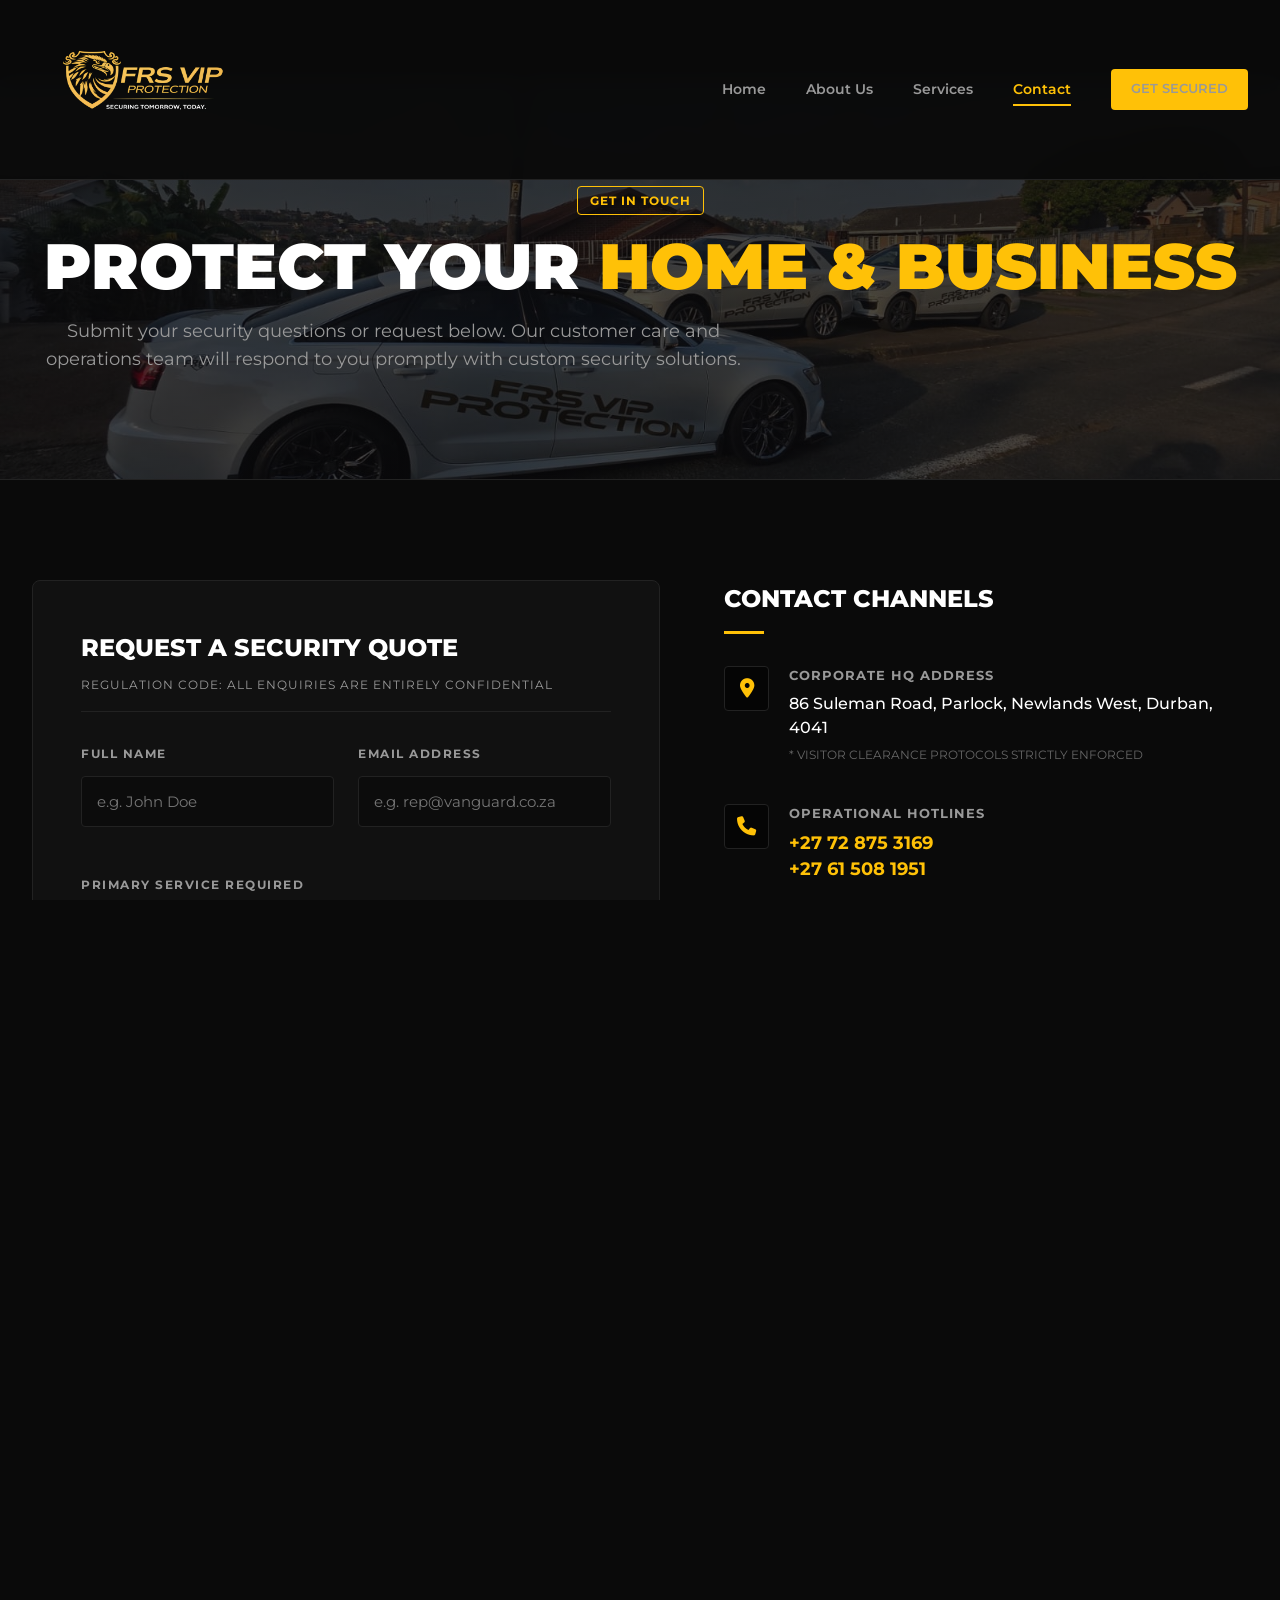
<file: contact.html>
<!DOCTYPE html>
<html lang="en">
<head>
    <meta charset="UTF-8">
    <meta name="viewport" content="width=device-width, initial-scale=1.0, maximum-scale=1.0, user-scalable=yes">
    <title>Contact Us | FRS VIP Protection</title>
    <link href="https://fonts.googleapis.com/css2?family=Montserrat:wght@400;500;600;700;800;900&display=swap" rel="stylesheet">
    <link rel="stylesheet" href="https://cdnjs.cloudflare.com/ajax/libs/font-awesome/6.4.0/css/all.min.css">
    
    <style>
        /* CSS Variables – now identical to Home page for consistency */
        :root {
            --bg-main: #0a0a0a;
            --bg-surface: #111111;
            --bg-card: #161616;
            --accent: #FFC107;
            --accent-hover: #e0a800;
            --text-light: #ffffff;
            --text-muted: #999999;
            --border-color: #222222;
            --transition: all 0.4s cubic-bezier(0.25, 0.8, 0.25, 1);
            --transition-fast: all 0.2s ease-in-out;
        }

        * {
            margin: 0;
            padding: 0;
            box-sizing: border-box;
            font-family: 'Montserrat', sans-serif;
        }

        html { 
            overflow-x: hidden; 
            overflow-y: auto; 
            height: 100%;
            -webkit-overflow-scrolling: touch;
            -webkit-text-size-adjust: 100%;
        }

        body {
            background-color: var(--bg-main);
            color: var(--text-light);
            line-height: 1.6;
            overflow-x: hidden;
            overflow-y: auto;
            -webkit-overflow-scrolling: touch;
            width: 100%;
            height: 100%;
            min-height: 100%;
            position: relative;
        }

        /* Fix for iOS scrolling */
        body, .nav-links, .container {
            -webkit-overflow-scrolling: touch;
        }

        a { text-decoration: none; color: inherit; }
        ul { list-style: none; }

        .container {
            max-width: 1400px;
            margin: 0 auto;
            padding: 0 2rem;
        }

        .text-accent { color: var(--accent); }
        .section-padding { padding: 100px 0; }

        /* Buttons */
        .btn {
            display: inline-block;
            background: var(--accent);
            color: #000;
            padding: 15px 30px;
            font-weight: 800;
            font-size: 0.95rem;
            text-transform: uppercase;
            border-radius: 4px;
            border: none;
            cursor: pointer;
            transition: var(--transition-fast);
            position: relative;
            overflow: hidden;
            z-index: 1;
            width: 100%;
            text-align: center;
            -webkit-tap-highlight-color: transparent;
        }
        .btn::after {
            content: '';
            position: absolute;
            bottom: 0; left: 0;
            width: 100%; height: 100%;
            background-color: rgba(255,255,255,0.2);
            z-index: -1;
            transform: scaleY(0);
            transform-origin: bottom center;
            transition: transform 0.3s cubic-bezier(0.19, 1, 0.22, 1);
        }
        .btn:hover::after { transform: scaleY(1); }
        .btn:hover { box-shadow: 0 5px 15px rgba(255, 193, 7, 0.4); transform: translateY(-2px); }

        /* Small Tags */
        .tag {
            display: inline-block;
            border: 1px solid var(--accent);
            color: var(--accent);
            padding: 4px 12px;
            font-size: 0.75rem;
            font-weight: 700;
            letter-spacing: 1px;
            text-transform: uppercase;
            border-radius: 4px;
            margin-bottom: 1rem;
        }

        /* Header Navigation */
        header {
            position: fixed;
            top: 0; width: 100%;
            background: rgba(10, 10, 10, 0.95);
            backdrop-filter: blur(10px);
            border-bottom: 1px solid var(--border-color);
            z-index: 1000;
            padding: 1rem 0;
            transition: var(--transition);
        }
        nav {
            display: flex;
            justify-content: space-between;
            align-items: center;
        }
        .logo {
            display: flex;
            align-items: center;
            gap: 10px;
            color: var(--accent);
        }
        .logo img { display: block; width: 220px; max-width: 220px; height: auto; }
        .logo-icon { font-size: 2rem; }
        
        .nav-links {
            display: flex;
            gap: 2.5rem;
            align-items: center;
        }
        .nav-links a {
            font-size: 0.9rem;
            font-weight: 600;
            color: var(--text-muted);
            transition: var(--transition-fast);
            position: relative;
            -webkit-tap-highlight-color: transparent;
        }
        .nav-links a:hover { color: var(--text-light); }
        .nav-links a::after {
            content: ''; position: absolute;
            width: 0%; height: 2px;
            bottom: -5px; left: 0;
            background-color: var(--accent);
            transition: var(--transition-fast);
        }
        .nav-links a:hover::after, .nav-links a.active::after { width: 100%; }
        .nav-links a.active { color: var(--accent); }
        
        .menu-toggle { display: none; font-size: 1.5rem; cursor: pointer; -webkit-tap-highlight-color: transparent; }

        /* Hero Section */
        .hero {
            margin-top: 80px;
            min-height: 50vh;
            min-height: 400px;
            background: linear-gradient(rgba(10,10,10,0.8), rgba(10,10,10,0.7)), 
                        url('images/contact_banner.jpeg') center/cover;
            display: flex;
            flex-direction: column;
            justify-content: center;
            align-items: center;
            text-align: center;
            border-bottom: 1px solid var(--border-color);
        }
        .hero h1 {
            font-size: 4rem;
            font-weight: 900;
            text-transform: uppercase;
            margin-bottom: 1rem;
            line-height: 1.1;
        }
        .hero p {
            color: var(--text-muted);
            font-size: 1.1rem;
            max-width: 700px;
        }

        /* Contact Section Split */
        .contact-grid {
            display: grid;
            grid-template-columns: 1.2fr 1fr;
            gap: 4rem;
        }

        /* Form Styling */
        .form-card {
            background: var(--bg-surface);
            border: 1px solid var(--border-color);
            border-radius: 8px;
            padding: 3rem;
            transition: var(--transition);
        }
        .form-card:hover { border-color: rgba(255,193,7,0.2); box-shadow: 0 10px 30px rgba(0,0,0,0.3); }
        
        .form-header { margin-bottom: 2rem; }
        .form-header h2 { font-size: 1.5rem; font-weight: 800; text-transform: uppercase; margin-bottom: 0.5rem; }
        .form-header p { font-size: 0.75rem; color: var(--text-muted); text-transform: uppercase; letter-spacing: 1px; border-bottom: 1px solid var(--border-color); padding-bottom: 1rem; }

        .form-row {
            display: grid;
            grid-template-columns: 1fr 1fr;
            gap: 1.5rem;
            margin-bottom: 1.5rem;
        }
        .form-group { margin-bottom: 1.5rem; }
        .form-label {
            display: block;
            font-size: 0.75rem;
            font-weight: 700;
            color: var(--text-muted);
            text-transform: uppercase;
            letter-spacing: 1.5px;
            margin-bottom: 0.8rem;
        }
        .form-control {
            width: 100%;
            background: rgba(0,0,0,0.3);
            border: 1px solid var(--border-color);
            color: var(--text-light);
            padding: 15px;
            font-size: 0.95rem;
            border-radius: 4px;
            font-family: inherit;
            transition: var(--transition-fast);
            -webkit-tap-highlight-color: transparent;
        }
        .form-control:focus {
            outline: none;
            border-color: var(--accent);
            background: rgba(255,193,7,0.02);
        }
        textarea.form-control { height: 150px; resize: none; }
        select.form-control {
            appearance: none;
            background-image: url("data:image/svg+xml;charset=US-ASCII,%3Csvg%20xmlns%3D%22http%3A%2F%2Fwww.w3.org%2F2000%2Fsvg%22%20width%3D%22292.4%22%20height%3D%22292.4%22%3E%3Cpath%20fill%3D%22%23FFC107%22%20d%3D%22M287%2069.4a17.6%2017.6%200%200%200-13-5.4H18.4c-5%200-9.3%201.8-12.9%205.4A17.6%2017.6%200%200%200%200%2082.2c0%205%201.8%209.3%205.4%2012.9l128%20127.9c3.6%203.6%207.8%205.4%2012.8%205.4s9.2-1.8%2012.8-5.4L287%2095c3.5-3.5%205.4-7.8%205.4-12.8%200-5-1.9-9.2-5.5-12.8z%22%2F%3E%3C%2Fsvg%3E");
            background-repeat: no-repeat;
            background-position: right 15px top 50%;
            background-size: 10px auto;
        }

        /* Contact Info Styling */
        .contact-info-section h3 {
            font-size: 1.5rem;
            font-weight: 800;
            text-transform: uppercase;
            margin-bottom: 2rem;
            position: relative;
            padding-bottom: 1rem;
        }
        .contact-info-section h3::after {
            content: '';
            position: absolute;
            bottom: 0; left: 0;
            width: 40px; height: 3px;
            background: var(--accent);
        }

        .info-block {
            display: flex;
            gap: 20px;
            margin-bottom: 2.5rem;
            transition: var(--transition-fast);
        }
        .info-block:hover { transform: translateX(5px); }
        .info-icon {
            width: 45px; height: 45px;
            background: rgba(0,0,0,0.5);
            border: 1px solid var(--border-color);
            color: var(--accent);
            display: flex; align-items: center; justify-content: center;
            border-radius: 4px; font-size: 1.2rem;
        }
        .info-block:hover .info-icon { border-color: var(--accent); background: rgba(255,193,7,0.1); }
        .info-content h4 { font-size: 0.8rem; color: var(--text-muted); text-transform: uppercase; letter-spacing: 1px; margin-bottom: 5px; }
        .info-content p { font-size: 1rem; font-weight: 500; line-height: 1.5; }
        .info-content p.highlight { color: var(--accent); font-weight: 700; font-size: 1.1rem; }
        .info-content span { display: block; font-size: 0.75rem; color: #666; margin-top: 5px; text-transform: uppercase;}

        /* Radar Box UI */
        .radar-box {
            background: #0a0a0a;
            border: 1px solid var(--border-color);
            border-radius: 8px;
            padding: 1.5rem;
            position: relative;
            overflow: hidden;
            margin-top: 2rem;
        }
        .radar-header {
            display: flex; justify-content: space-between; align-items: center;
            margin-bottom: 1.5rem; border-bottom: 1px solid var(--border-color); padding-bottom: 0.5rem;
        }
        .radar-header span:first-child { font-weight: 800; text-transform: uppercase; font-size: 0.85rem; }
        .radar-header span:last-child { color: var(--accent); font-size: 0.7rem; font-weight: 700; text-transform: uppercase; letter-spacing: 1px; }
        
        .radar-visual {
            height: 200px;
            background: repeating-linear-gradient(0deg, transparent, transparent 19px, rgba(255,255,255,0.03) 20px),
                        repeating-linear-gradient(90deg, transparent, transparent 19px, rgba(255,255,255,0.03) 20px);
            position: relative;
            border-radius: 4px;
            overflow: hidden;
        }
        .radar-circle {
            position: absolute;
            top: 50%; left: 50%;
            transform: translate(-50%, -50%);
            border-radius: 50%;
            border: 1px solid rgba(255, 193, 7, 0.2);
        }
        .c1 { width: 80px; height: 80px; }
        .c2 { width: 160px; height: 160px; border-color: rgba(255, 193, 7, 0.1); }
        .c3 { width: 240px; height: 240px; border-color: rgba(255, 193, 7, 0.05); }
        .radar-ping {
            position: absolute; top: 48%; left: 45%;
            background: var(--bg-surface); border: 1px solid var(--accent);
            padding: 4px 10px; border-radius: 20px;
            font-size: 0.6rem; font-weight: 800; color: var(--accent);
            display: flex; align-items: center; gap: 5px;
            box-shadow: 0 0 10px rgba(255, 193, 7, 0.3);
            animation: pulse 2s infinite;
        }
        .radar-ping i { font-size: 0.5rem; }
        @keyframes pulse { 0% { box-shadow: 0 0 0 0 rgba(255, 193, 7, 0.4); } 70% { box-shadow: 0 0 0 10px rgba(255, 193, 7, 0); } 100% { box-shadow: 0 0 0 0 rgba(255, 193, 7, 0); } }
        .radar-footer { font-size: 0.7rem; color: #555; text-transform: uppercase; margin-top: 1rem; text-align: center; }

        /* Testimonials Slider */
        .testimonials-section {
            background: #0a0a0a;
            border-top: 1px solid var(--border-color);
            text-align: center;
        }
        .slider-container {
            max-width: 900px;
            margin: 3rem auto 0;
            background: var(--bg-surface);
            border: 1px solid var(--border-color);
            border-radius: 8px;
            padding: 4rem;
            position: relative;
            text-align: left;
        }
        /* Top accent bars */
        .slider-container::before { content: ''; position: absolute; top: 0; left: 20px; width: 10px; height: 4px; background: var(--accent); }
        .slider-container::after { content: ''; position: absolute; top: 0; right: 20px; width: 10px; height: 4px; background: var(--accent); }

        .stars { color: var(--accent); margin-bottom: 1.5rem; font-size: 1.2rem; }
        .testimonial-text {
            font-size: 1.3rem;
            font-style: italic;
            color: var(--text-light);
            margin-bottom: 2.5rem;
            line-height: 1.6;
        }
        .client-info h4 { font-size: 1.1rem; font-weight: 800; text-transform: uppercase; }
        .client-info p { font-size: 0.75rem; color: var(--text-muted); text-transform: uppercase; letter-spacing: 1px; }

        .slider-controls {
            position: absolute;
            bottom: 4rem; right: 4rem;
            display: flex; gap: 10px;
        }
        .slider-btn {
            background: transparent;
            border: 1px solid var(--border-color);
            color: var(--text-muted);
            width: 40px; height: 40px;
            display: flex; align-items: center; justify-content: center;
            border-radius: 4px; cursor: pointer; transition: var(--transition-fast);
            -webkit-tap-highlight-color: transparent;
        }
        .slider-btn:hover { border-color: var(--accent); color: var(--accent); }

        /* Footer – now matching Home page */
        footer {
            background: #080808;          /* same as Home page */
            padding: 5rem 0 2rem;
            border-top: 1px solid var(--border-color);
        }

        .footer-grid {
            display: grid;
            grid-template-columns: 1.5fr 1fr 1fr 1.5fr;   /* 4 columns like Home page */
            gap: 3rem;
            margin-bottom: 3rem;          /* spacing before bottom bar */
        }

        .footer-logo {
            margin-bottom: 1.5rem;
        }
        .footer-logo img {
            width: 220px;
            max-width: 220px;
            height: auto;
            display: block;
        }

        .footer-col p {
            color: var(--text-muted);
            font-size: 0.85rem;
            margin-bottom: 1.5rem;
        }
        .footer-col h5 {
            font-size: 0.9rem;
            font-weight: 800;
            text-transform: uppercase;
            margin-bottom: 1.5rem;
        }

        .footer-links li { margin-bottom: 0.8rem; }
        .footer-links a {
            color: var(--text-muted);
            font-size: 0.85rem;
            transition: var(--transition-fast);
            display: inline-block;
            -webkit-tap-highlight-color: transparent;
        }
        .footer-links a:hover { color: var(--accent); transform: translateX(5px); }

        /* Location items – now included */
        .location-item {
            display: flex;
            gap: 15px;
            margin-bottom: 1.5rem;
        }
        .location-item i {
            color: var(--accent);
            margin-top: 3px;
        }
        .loc-text strong {
            display: block;
            font-size: 0.85rem;
            margin-bottom: 3px;
        }
        .loc-text span {
            color: var(--text-muted);
            font-size: 0.8rem;
        }

        .dispatch-box {
            background: var(--bg-surface);   /* dark card */
            border: 1px solid var(--border-color);
            padding: 1.5rem;
            border-radius: 6px;              /* matches Home page */
        }
        .phone-line {
            display: flex;
            align-items: center;
            gap: 15px;
            margin-bottom: 10px;
        }
        .phone-line i, .phone-line span {
            color: var(--accent);
            font-weight: 800;
            font-size: 1rem;
        }

        .footer-bottom {
            border-top: 1px solid var(--border-color);
            padding-top: 2rem;
            display: flex;
            justify-content: space-between;
            align-items: center;
            font-size: 0.75rem;
            color: #555;
            text-transform: uppercase;
            letter-spacing: 1px;
            flex-wrap: wrap;
            gap: 15px;
        }

        .mini-btns { display: flex; gap: 10px; }
        .mini-btn {
            width: 35px;
            height: 35px;
            background: rgba(0,0,0,0.5);
            border: 1px solid var(--border-color);
            color: var(--text-muted);
            display: flex;
            align-items: center;
            justify-content: center;
            border-radius: 4px;
            cursor: pointer;
            transition: var(--transition-fast);
            -webkit-tap-highlight-color: transparent;
        }
        .mini-btn:hover { border-color: var(--accent); color: var(--accent); }

        .verify-btn {
            background: transparent;
            display: block;
            border: 1px solid var(--accent);
            color: var(--accent);
            padding: 10px 0;
            width: 100%;
            text-align: center;
            text-transform: uppercase;
            font-size: 0.75rem;
            font-weight: 800;
            letter-spacing: 1px;
            border-radius: 4px;
            margin-top: 1rem;
            cursor: pointer;
            transition: var(--transition-fast);
            -webkit-tap-highlight-color: transparent;
        }
        .verify-btn:hover { background: var(--accent); color: #000; }

        /* Animations – using anim-up as on the rest of the page */
        .anim-up {
            opacity: 0;
            transform: translateY(40px);
            transition: opacity 0.7s cubic-bezier(0.25, 1, 0.5, 1), transform 0.7s cubic-bezier(0.25, 1, 0.5, 1);
        }
        .anim-visible {
            opacity: 1;
            transform: translateY(0);
        }
        .delay-1 { transition-delay: 0.2s; }

        /* Responsive – (kept original contact page responsive rules, adding footer tweaks) */
        @media (max-width: 1200px) {
            .logo img { width: 190px; max-width: 190px; }
        }

        @media (max-width: 1024px) {
            .contact-grid { grid-template-columns: 1fr; gap: 2rem; }
            .form-card, .contact-info-section, .radar-box, .slider-container { padding: 2rem; }
            .footer-grid { grid-template-columns: 1fr 1fr; gap: 2rem; }
            .hero { min-height: 45vh; }
            .hero p { max-width: 100%; padding: 0 1rem; }
            .info-block { gap: 1rem; }
            .radar-visual { height: 180px; }
            .slider-controls { bottom: 2rem; right: 2rem; }
            .slider-container { padding: 3rem; }
            .logo img { width: 190px; max-width: 190px; }
        }
        @media (max-width: 768px) {
            .container { padding: 0 1.2rem; }
            header { padding: 0.9rem 0; }
            nav { gap: 1rem; }
            .logo { font-size: 1.05rem; }
            .logo img { width: 160px; max-width: 160px; }
            .logo-icon { font-size: 1.8rem; }
            .hero { min-height: 50vh; padding: 0 0.5rem; }
            .hero h1 { font-size: 2.6rem; }
            .hero p { font-size: 1rem; }
            .contact-grid { grid-template-columns: 1fr; gap: 1.5rem; }
            .form-card, .contact-info-section, .radar-box, .slider-container { padding: 1.8rem; }
            .form-row { grid-template-columns: 1fr; gap: 0; }
            .form-header h2 { font-size: 1.35rem; }
            .info-block { flex-direction: column; align-items: flex-start; gap: 1rem; }
            .info-icon { width: 40px; height: 40px; font-size: 1rem; }
            .contact-info-section h3 { font-size: 1.35rem; }
            .radar-header { flex-direction: column; align-items: flex-start; gap: 0.75rem; }
            .radar-visual { height: 160px; }
            .radar-ping { top: 46%; left: 50%; }
            .testimonial-text { font-size: 1.05rem; }
            .slider-container { padding: 2rem; }
            .slider-controls { position: static; justify-content: center; margin-top: 1.5rem; }
            .footer-grid { grid-template-columns: 1fr; gap: 2rem; }
            .footer-bottom { flex-direction: column; text-align: center; gap: 1rem; }
            .footer-links a { font-size: 0.8rem; }
            .phone-line { gap: 12px; }
            .menu-toggle { display: block; }
            .nav-links {
                position: absolute;
                top: 100%; left: 0; width: 100%;
                background: #111;
                flex-direction: column;
                gap: 0.75rem;
                padding: 0;
                border-bottom: 1px solid var(--border-color);
                max-height: 0;
                overflow: hidden;
                transition: max-height 0.4s ease-out, padding 0.4s ease-out;
                -webkit-overflow-scrolling: touch;
            }
            .nav-links.active { max-height: 500px; padding: 2rem 1.5rem; overflow-y: auto; }
            .nav-links a { padding: 0.75rem 0; font-size: 1rem; }
        }
        @media (max-width: 480px) {
            .hero h1 { font-size: 2.2rem; }
            .hero p { font-size: 0.95rem; }
            .btn { padding: 14px 22px; }
            .contact-grid { gap: 1.25rem; }
            .footer-col h5 { font-size: 0.85rem; }
            .slider-container { padding: 1.5rem; }
            .testimonial-text { font-size: 0.95rem; }
            .contact-info-section h3 { font-size: 1.2rem; }
            .radar-box { padding: 1.25rem; }
            .radar-visual { height: 150px; }
            .logo img { width: 130px; max-width: 130px; }
        }

        /* PSIRA Badge Styles */
        .psira-badge {
            display: flex;
            align-items: center;
            gap: 10px;
            margin-top: 1rem;
            font-size: 0.75rem;
            color: #666;
        }
        .psira-logo {
            width: 75px;
            height: 75px;
            object-fit: contain;
            display: block;
        }
        .psira-badge span {
            text-transform: uppercase;
            letter-spacing: 0.5px;
            white-space: nowrap;
        }
    </style>
</head>
<body>

    <header>
        <div class="container">
            <nav>
                <div class="logo">
                    <img src="Untitled design.png" alt="FRS VIP Protection logo">
                </div>
                <div class="menu-toggle" id="mobile-menu" onclick="toggleMenu()">
                    <i class="fa-solid fa-bars"></i>
                </div>
                <div class="nav-links" id="nav-links">
                    <a href="index.html">Home</a>
                    <a href="about.html">About Us</a>
                    <a href="services.html">Services</a>
                    <a href="contact.html" class="active">Contact</a>
                    <a href="#" class="btn" style="width: auto; padding: 10px 20px; font-size: 0.8rem;">Get Secured</a>
                </div>
            </nav>
        </div>
    </header>

    <section class="hero">
        <div class="container anim-up">
            <div class="tag">Get In Touch</div>
            <h1>Protect Your <span class="text-accent">Home & Business</span></h1>
            <p>Submit your security questions or request below. Our customer care and operations team will respond to you promptly with custom security solutions.</p>
        </div>
    </section>

    <section class="section-padding">
        <div class="container contact-grid">
            
            <div class="form-card anim-up">
                <div class="form-header">
                    <h2>Request A Security Quote</h2>
                    <p>Regulation Code: All Enquiries Are Entirely Confidential</p>
                </div>

                <form onsubmit="event.preventDefault(); alert('Transmission Secure. Request Sent.');">
                    <div class="form-row">
                        <div class="form-group">
                            <label class="form-label">Full Name</label>
                            <input type="text" class="form-control" placeholder="e.g. John Doe" required>
                        </div>
                        <div class="form-group">
                            <label class="form-label">Email Address</label>
                            <input type="email" class="form-control" placeholder="e.g. rep@vanguard.co.za" required>
                        </div>
                    </div>
                    
                    <div class="form-group">
                        <label class="form-label">Primary Service Required</label>
                        <select class="form-control" required>
                            <option>Executive Protection</option>
                            <option>Commercial Guarding</option>
                            <option>Armed Response</option>
                            <option>Technical Installations</option>
                            <option>Secure Logistics</option>
                        </select>
                    </div>

                    <div class="form-group">
                        <label class="form-label">Tell Us About Your Security Needs</label>
                        <textarea class="form-control" placeholder="Provide details about your property, locations, and type of security coverage required..." required></textarea>
                    </div>

                    <button type="submit" class="btn">Submit Secure Request</button>
                </form>
            </div>

            <div class="contact-info-section anim-up delay-1">
                <h3>Contact Channels</h3>
                
                <div class="info-block">
                    <div class="info-icon"><i class="fa-solid fa-location-dot"></i></div>
                    <div class="info-content">
                        <h4>Corporate HQ Address</h4>
                        <p>86 Suleman Road, Parlock, Newlands West, Durban, 4041</p>
                        <span>* Visitor clearance protocols strictly enforced</span>
                    </div>
                </div>

                <div class="info-block">
                    <div class="info-icon"><i class="fa-solid fa-phone"></i></div>
                    <div class="info-content">
                        <h4>Operational Hotlines</h4>
                        <p class="highlight">+27 72 875 3169</p>
                        <p class="highlight">+27 61 508 1951</p>
                    </div>
                </div>

                <div class="info-block">
                    <div class="info-icon"><i class="fa-solid fa-envelope"></i></div>
                    <div class="info-content">
                        <h4>Corporate Email Channels</h4>
                        <p>firstandsecure@gmail.com</p>
                        <span>* Monitored 24 hours daily</span>
                    </div>
                </div>

                <div class="radar-box">
                    <div class="radar-header">
                        <span>Durban HQ Coordinates</span>
                        <span>Office Located</span>
                    </div>
                    <div class="radar-visual">
                        <div class="radar-circle c1"></div>
                        <div class="radar-circle c2"></div>
                        <div class="radar-circle c3"></div>
                        <div class="radar-ping"><i class="fa-solid fa-circle"></i> Durban HQ</div>
                        <span style="position: absolute; top: 10px; left: 10px; font-size: 0.5rem; color: #555;">LAT: -29.8587° S</span>
                        <span style="position: absolute; bottom: 10px; right: 10px; font-size: 0.5rem; color: #555;">LON: 31.0218° E</span>
                    </div>
                    <div class="radar-footer">
                        Our Durban head office and dispatch control coordinates with local patrol routes to maximize protective coverage.
                    </div>
                </div>

            </div>

        </div>
    </section>

    <section class="section-padding testimonials-section">
        <div class="container anim-up">
            <h2 style="font-size: 2.5rem; font-weight: 900; text-transform: uppercase;">WHAT OUR <span class="text-accent">CLIENTS</span> SAY</h2>
            <p style="color: var(--text-muted); font-size: 0.9rem;">Testimonials demonstrating executive confidence and<br>impenetrable operational success.</p>
            <div style="width: 40px; height: 3px; background: var(--accent); margin: 1rem auto 0;"></div>

            <div class="slider-container">
                <div class="stars">★★★★★</div>
                <div id="testimonial-quote" class="testimonial-text">
                    "FRS Protection Services has been a game-changer for our business. Their professionalism, expertise, and rapid response times have given us peace of mind and allowed us to focus on what we do best."
                </div>
                <div class="client-info">
                    <h4 id="testimonial-name">TTYL logistics</h4>
                    <p id="testimonial-role">LOGISTICS PARTNER — SUPPLY CHAIN</p>
                </div>
                
                <div class="slider-controls">
                    <button class="slider-btn" onclick="prevTestimonial()"><i class="fa-solid fa-chevron-left"></i></button>
                    <button class="slider-btn" onclick="nextTestimonial()"><i class="fa-solid fa-chevron-right"></i></button>
                </div>
            </div>
        </div>
    </section>

    <footer>
        <div class="container">
            <div class="footer-grid scroll-reveal">
                <div class="footer-col">
                    <!-- Footer logo -->
                    <div class="footer-logo">
                        <img src="Untitled design.png" alt="FRS VIP Protection logo" style="width: 220px; max-width: 220px; height: auto;">
                    </div>
                    <p>South Africa's leading private intelligence and executive protection firm. Dedicated to absolute autonomy, discretion, and unwavering vigilance. Registered and regulated by PSIRA.</p>
                    <!-- PSIRA Badge with logo -->
                    <div class="psira-badge">
                        <img src="images/PSIRA.png" alt="PSIRA" class="psira-logo">
                        <span>PSIRA Reg: 4862292</span>
                    </div>
                    <!-- South African Flag added below PSIRA Reg -->
                    <div style="margin-top: 10px;">
                        <img src="images/flag.jpg" alt="South African Flag" style="max-height: 50px; width: auto;">
                    </div>
                    <div class="mini-btns" style="margin-top: 1.5rem;">
                        <div class="mini-btn"><i class="fa-solid fa-globe"></i></div>
                        <div class="mini-btn"><i class="fa-solid fa-shield-halved"></i></div>
                    </div>
                </div>

                <div class="footer-col">
                    <h5>Regional HQs</h5>
                    <div class="location-item">
                        <i class="fa-solid fa-location-dot"></i>
                        <div class="loc-text">
                            <strong>Durban HQ</strong>
                            <span>86 Suleman Road, Parlock, Newlands West, Durban</span>
                        </div>
                    </div>
                    <!-- New Tongaat location added here -->
                    <div class="location-item">
                        <i class="fa-solid fa-location-dot"></i>
                        <div class="loc-text">
                            <strong>Tongaat</strong>
                            <span>2 planters drive, Fairbreeze, Tongaat</span>
                        </div>
                    </div>
                </div>

                <div class="footer-col">
                    <h5>Emergency Dispatch Hub</h5>
                    <div class="dispatch-box">
                        <div class="phone-line">
                            <i class="fa-solid fa-phone"></i>
                            <span>+27 72 875 3169</span>
                        </div>
                        <div class="phone-line">
                            <i class="fa-solid fa-phone"></i>
                            <span>+27 61 508 1951</span>
                        </div>
                        <p style="font-size: 0.65rem; color: #666; margin: 10px 0; text-transform: uppercase; letter-spacing: 1px;">Operations Center Available 24/7/365</p>
                        <div style="font-size:0.8rem; color:var(--text-muted); display:flex; gap:10px; align-items:center; margin-bottom:5px;"><i class="fa-regular fa-envelope"></i> firstandsecure@gmail.com</div>
                        <div style="font-size:0.8rem; color:var(--text-muted); display:flex; gap:10px; align-items:center;"><i class="fa-solid fa-map-pin"></i> South Africa</div>
                        <a href="contact.html" class="verify-btn">Verify Compliance</a>
                    </div>
                </div>
            </div>

            <div class="footer-bottom scroll-reveal">
                <div>&copy; 2026 FRS VIP PROTECTION. PSIRA Reg: 4862292. All Rights Reserved.</div>
                <div>Designed For Ultimate Discretion</div>
            </div>
        </div>
    </footer>


    <script>
        // Mobile Menu Logic
        function toggleMenu() {
            let navLinks = document.getElementById("nav-links");
            navLinks.classList.toggle("active");
            
            let icon = document.querySelector(".menu-toggle i");
            if(navLinks.classList.contains("active")) {
                icon.classList.remove("fa-bars");
                icon.classList.add("fa-xmark");
            } else {
                icon.classList.remove("fa-xmark");
                icon.classList.add("fa-bars");
            }
        }

        // Testimonial Data & Logic
        const testimonials = [
            {
                quote: "\"FRS Protection Services has been a game-changer for our business. Their professionalism, expertise, and rapid response times have given us peace of mind and allowed us to focus on what we do best.\"",
                name: "TTYL logistics",
                role: "LOGISTICS PARTNER — SUPPLY CHAIN"
            },
            {
                quote: "\"We've been impressed with the exceptional service provided by FRS. Their team is reliable, efficient, and always goes above and beyond to ensure absolute safety and security at our premises.\"",
                name: "New West Secondary School",
                role: "EDUCATIONAL SECTOR"
            },
            {
                quote: "\"FRS Protection Services has consistently delivered high-quality security solutions tailored to our unique needs. Their dedication to excellence and customer satisfaction is unparalleled.\"",
                name: "Platinum Funeral Group",
                role: "CORPORATE ENTERPRISE"
            }
        ];
        
        let currentIndex = 0;
        const quoteEl = document.getElementById('testimonial-quote');
        const nameEl = document.getElementById('testimonial-name');
        const roleEl = document.getElementById('testimonial-role');

        function updateTestimonial() {
            quoteEl.style.opacity = 0;
            setTimeout(() => {
                quoteEl.innerText = testimonials[currentIndex].quote;
                nameEl.innerText = testimonials[currentIndex].name;
                roleEl.innerText = testimonials[currentIndex].role;
                quoteEl.style.opacity = 1;
            }, 200);
        }

        function nextTestimonial() {
            currentIndex = (currentIndex + 1) % testimonials.length;
            updateTestimonial();
        }

        function prevTestimonial() {
            currentIndex = (currentIndex - 1 + testimonials.length) % testimonials.length;
            updateTestimonial();
        }

        quoteEl.style.transition = "opacity 0.2s ease";

        // Scroll animations for all .anim-up elements (now includes footer)
        document.addEventListener('DOMContentLoaded', () => {
            const observerOptions = {
                root: null,
                rootMargin: '0px',
                threshold: 0.15
            };

            const observer = new IntersectionObserver((entries, observer) => {
                entries.forEach(entry => {
                    if (entry.isIntersecting) {
                        entry.target.classList.add('anim-visible');
                        observer.unobserve(entry.target); 
                    }
                });
            }, observerOptions);

            const animElements = document.querySelectorAll('.anim-up');
            animElements.forEach(el => observer.observe(el));
        });
    </script>
</body>
</html>
</file>
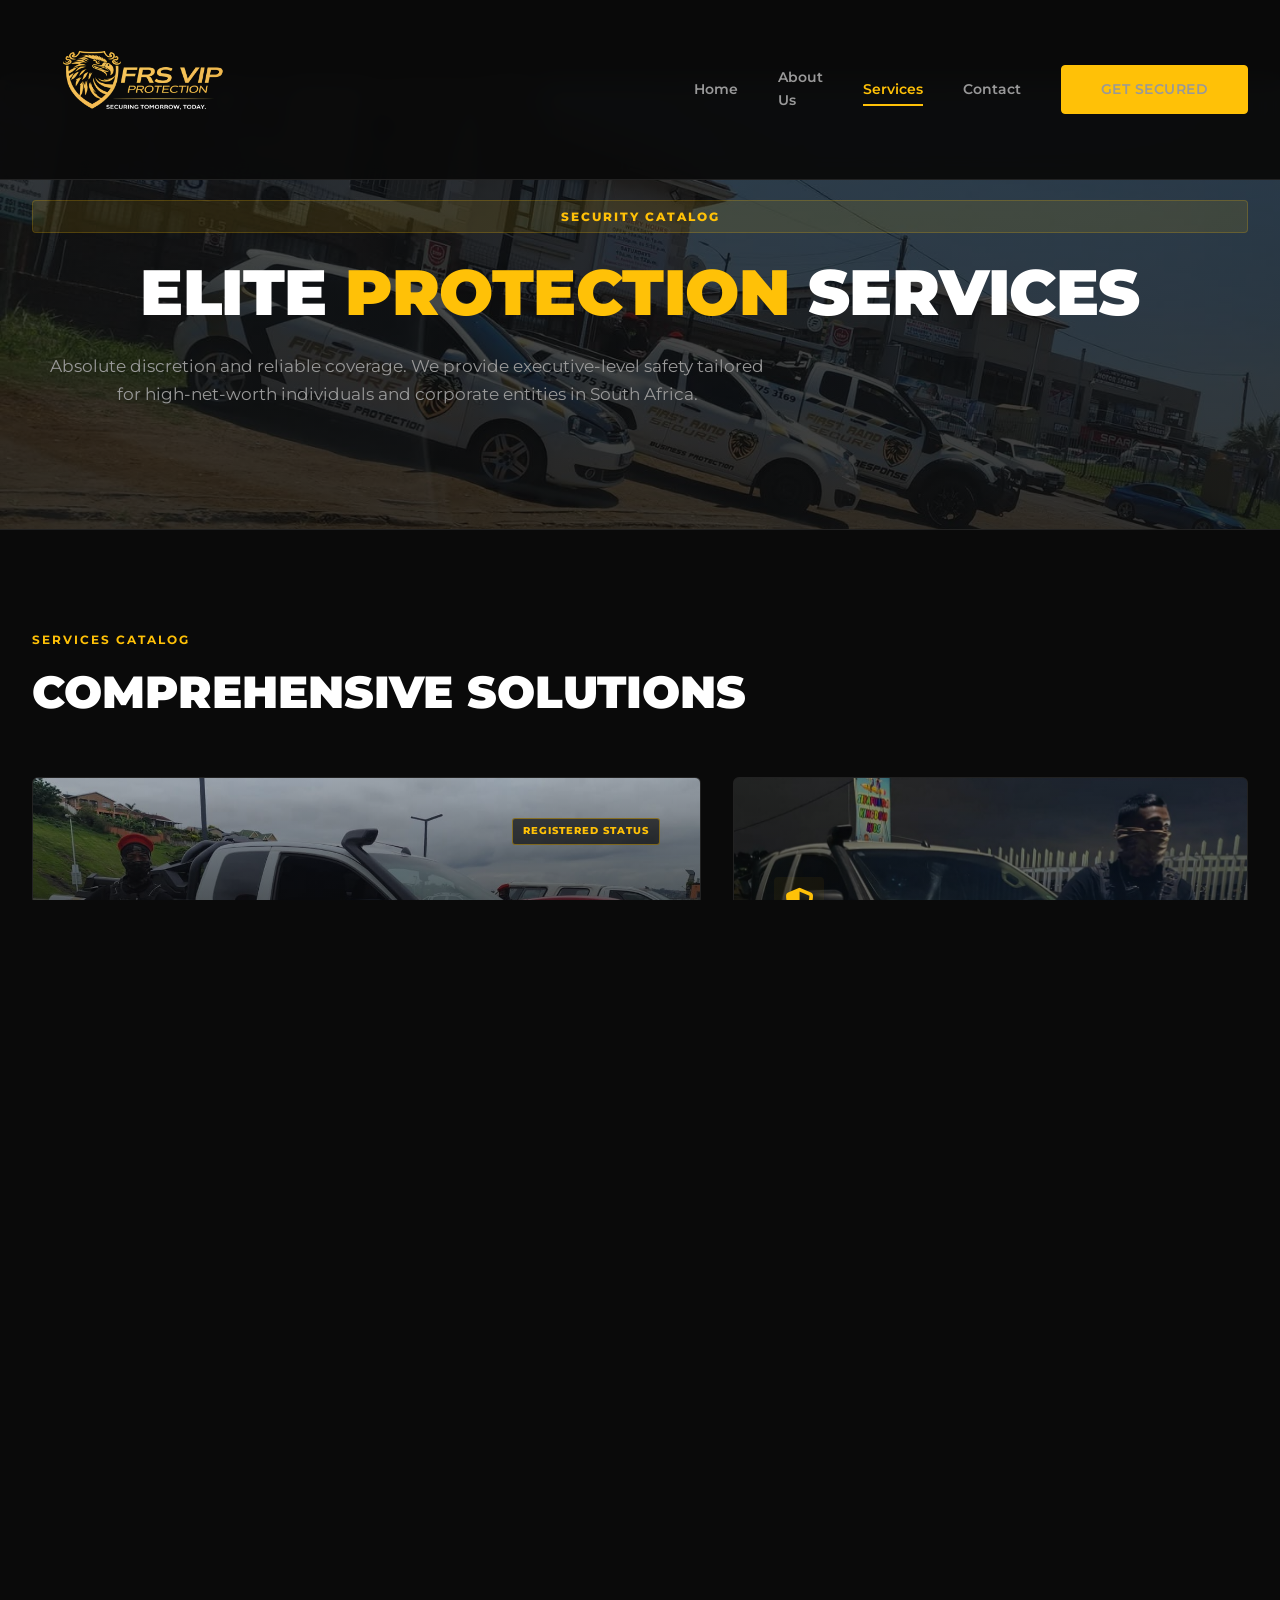
<file: services.html>
<!DOCTYPE html>
<html lang="en">
<head>
    <meta charset="UTF-8" />
    <meta name="viewport" content="width=device-width, initial-scale=1.0, maximum-scale=1.0, user-scalable=yes" />
    <title>Services | FRS VIP Protection</title>
    <link href="https://fonts.googleapis.com/css2?family=Montserrat:wght@400;500;600;700;800;900&display=swap" rel="stylesheet" />
    <link rel="stylesheet" href="https://cdnjs.cloudflare.com/ajax/libs/font-awesome/6.4.0/css/all.min.css" />

    <style>
        /* ── CSS Variables ── */
        :root {
            --bg-main: #0a0a0a;
            --bg-surface: #111111;
            --bg-card: #161616;
            --accent: #FFC107;
            --accent-hover: #e0a800;
            --text-light: #ffffff;
            --text-muted: #999999;
            --border-color: #222222;
            --transition: all 0.4s cubic-bezier(0.25, 0.8, 0.25, 1);
            --transition-fast: all 0.2s ease-in-out;
        }

        /* ── Reset & Base ── */
        * {
            margin: 0;
            padding: 0;
            box-sizing: border-box;
            font-family: 'Montserrat', sans-serif;
        }

        html {
            scroll-behavior: smooth;
            overflow-x: hidden;
            overflow-y: auto;
            height: 100%;
            -webkit-overflow-scrolling: touch;
            -webkit-text-size-adjust: 100%;
        }

        body {
            background-color: var(--bg-main);
            color: var(--text-light);
            line-height: 1.6;
            overflow-x: hidden;
            overflow-y: auto;
            -webkit-overflow-scrolling: touch;
            width: 100%;
            height: 100%;
            min-height: 100%;
            position: relative;
        }

        body,
        .nav-links,
        .container {
            -webkit-overflow-scrolling: touch;
        }

        a {
            text-decoration: none;
            color: inherit;
        }
        ul {
            list-style: none;
        }
        img {
            max-width: 100%;
            height: auto;
            display: block;
            object-fit: cover;
        }

        .container {
            width: 100%;
            max-width: 1400px;
            margin: 0 auto;
            padding: 0 2rem;
        }
        .text-accent {
            color: var(--accent);
        }
        .section-padding {
            padding: 100px 0;
        }

        /* ── Buttons ── */
        .btn {
            display: inline-flex;
            align-items: center;
            justify-content: center;
            background: var(--accent);
            color: #000;
            padding: 12px 28px;
            font-weight: 800;
            font-size: 0.85rem;
            text-transform: uppercase;
            letter-spacing: 0.5px;
            border-radius: 4px;
            border: 1px solid var(--accent);
            cursor: pointer;
            transition: var(--transition-fast);
            position: relative;
            z-index: 1;
            text-align: center;
            -webkit-tap-highlight-color: transparent;
        }
        .btn:hover {
            background: var(--accent-hover);
            border-color: var(--accent-hover);
            transform: translateY(-2px);
            box-shadow: 0 5px 15px rgba(255, 193, 7, 0.3);
        }
        .btn:active {
            transform: translateY(0);
        }

        .btn-outline {
            background: transparent;
            color: var(--text-light);
            border: 1px solid var(--border-color);
        }
        .btn-outline:hover {
            background: rgba(255, 255, 255, 0.05);
            border-color: var(--text-light);
            color: var(--text-light);
            transform: translateY(-2px);
            box-shadow: none;
        }

        /* ── Header ── */
        header {
            position: fixed;
            top: 0;
            width: 100%;
            background: rgba(10, 10, 10, 0.95);
            backdrop-filter: blur(10px);
            border-bottom: 1px solid var(--border-color);
            z-index: 1000;
            padding: 1rem 0;
            transition: var(--transition);
        }
        nav {
            display: flex;
            justify-content: space-between;
            align-items: center;
        }
        .logo {
            display: flex;
            align-items: center;
            gap: 10px;
            color: var(--accent);
        }
        .logo img {
            display: block;
            width: 220px;
            max-width: 220px;
            height: auto;
        }
        .logo-icon {
            font-size: 2rem;
        }

        .nav-links {
            display: flex;
            gap: 2.5rem;
            align-items: center;
        }
        .nav-links a {
            font-size: 0.9rem;
            font-weight: 600;
            color: var(--text-muted);
            transition: var(--transition-fast);
            position: relative;
            -webkit-tap-highlight-color: transparent;
        }
        .nav-links a:hover {
            color: var(--text-light);
        }
        .nav-links a::after {
            content: '';
            position: absolute;
            width: 0%;
            height: 2px;
            bottom: -5px;
            left: 0;
            background-color: var(--accent);
            transition: var(--transition-fast);
        }
        .nav-links a:hover::after,
        .nav-links a.active::after {
            width: 100%;
        }
        .nav-links a.active {
            color: var(--accent);
        }

        .menu-toggle {
            display: none;
            font-size: 1.5rem;
            cursor: pointer;
            -webkit-tap-highlight-color: transparent;
        }

        /* ── Hero ── */
        .hero {
            margin-top: 80px;
            min-height: 60vh;
            min-height: 450px;
            background: linear-gradient(rgba(10, 10, 10, 0.7), rgba(10, 10, 10, 0.8)),
                url('images/services_banner.jpeg') center/cover no-repeat;
            display: flex;
            flex-direction: column;
            justify-content: center;
            align-items: center;
            text-align: center;
            border-bottom: 1px solid var(--border-color);
        }
        .hero-catalog-tag {
            color: var(--accent);
            font-weight: 800;
            letter-spacing: 2px;
            text-transform: uppercase;
            font-size: 0.75rem;
            background: rgba(255, 193, 7, 0.1);
            padding: 6px 16px;
            border-radius: 4px;
            margin-bottom: 1.5rem;
            border: 1px solid rgba(255, 193, 7, 0.2);
        }
        .hero h1 {
            font-size: 4rem;
            font-weight: 900;
            text-transform: uppercase;
            margin-bottom: 1.5rem;
            line-height: 1.1;
            letter-spacing: -0.5px;
        }
        .hero p {
            color: var(--text-muted);
            font-size: 1.05rem;
            max-width: 750px;
            padding: 0 1rem;
            line-height: 1.7;
        }

        /* ── Layout ── */
        .catalog-section-title {
            margin-bottom: 3rem;
        }
        .catalog-section-title span {
            color: var(--accent);
            font-size: 0.75rem;
            font-weight: 700;
            text-transform: uppercase;
            letter-spacing: 2px;
            display: block;
            margin-bottom: 0.5rem;
        }
        .catalog-section-title h2 {
            font-size: 2.8rem;
            font-weight: 900;
            text-transform: uppercase;
        }

        .asymmetrical-grid {
            display: grid;
            grid-template-columns: 1.3fr 1fr;
            gap: 2rem;
            margin-bottom: 2rem;
        }
        .asymmetrical-grid.reversed {
            grid-template-columns: 1fr 1.3fr;
        }

        /* ── Cards ── */
        .feature-image-card {
            position: relative;
            border-radius: 6px;
            overflow: hidden;
            border: 1px solid var(--border-color);
            min-height: 420px;
            display: flex;
            flex-direction: column;
            justify-content: flex-end;
            padding: 3rem 2.5rem;
            background-size: cover;
            background-position: center;
            transition: var(--transition);
        }
        .feature-image-card::before {
            content: '';
            position: absolute;
            top: 0;
            left: 0;
            width: 100%;
            height: 100%;
            background: linear-gradient(to top, rgba(10, 10, 10, 0.95) 40%, rgba(10, 10, 10, 0.3) 100%);
            z-index: 1;
        }
        .feature-image-card:hover {
            border-color: rgba(255, 193, 7, 0.3);
            box-shadow: 0 15px 30px rgba(0, 0, 0, 0.4);
            transform: translateY(-5px);
        }

        .card-inner-content {
            position: relative;
            z-index: 2;
        }
        .status-badge {
            position: absolute;
            top: 2.5rem;
            right: 2.5rem;
            background: rgba(0, 0, 0, 0.6);
            border: 1px solid rgba(255, 193, 7, 0.4);
            color: var(--accent);
            font-size: 0.65rem;
            font-weight: 800;
            text-transform: uppercase;
            padding: 4px 10px;
            border-radius: 3px;
            letter-spacing: 1px;
            z-index: 2;
        }
        .card-label {
            color: var(--accent);
            font-size: 0.75rem;
            font-weight: 700;
            text-transform: uppercase;
            letter-spacing: 1.5px;
            margin-bottom: 0.5rem;
            display: block;
        }
        .feature-image-card h3,
        .standard-border-card h3 {
            font-size: 1.8rem;
            font-weight: 900;
            text-transform: uppercase;
            margin-bottom: 1rem;
        }
        .feature-image-card p,
        .standard-border-card p {
            color: var(--text-muted);
            font-size: 0.95rem;
            margin-bottom: 1.5rem;
            max-width: 550px;
            line-height: 1.6;
        }

        .pill-tags {
            display: flex;
            gap: 10px;
            flex-wrap: wrap;
        }
        .pill-tag {
            background: rgba(0, 0, 0, 0.4);
            border: 1px solid var(--border-color);
            color: var(--text-muted);
            font-size: 0.7rem;
            font-weight: 700;
            text-transform: uppercase;
            padding: 6px 14px;
            border-radius: 3px;
            letter-spacing: 0.5px;
            transition: var(--transition-fast);
        }
        .feature-image-card:hover .pill-tag,
        .standard-border-card:hover .pill-tag {
            border-color: rgba(255, 193, 7, 0.2);
            color: var(--text-light);
        }

        .standard-border-card {
            background: var(--bg-surface);
            border: 1px solid var(--border-color);
            border-radius: 6px;
            padding: 3rem 2.5rem;
            display: flex;
            flex-direction: column;
            justify-content: center;
            transition: var(--transition);
        }
        .standard-border-card:hover {
            border-color: rgba(255, 193, 7, 0.3);
            background: #151515;
            transform: translateY(-5px);
            box-shadow: 0 15px 30px rgba(0, 0, 0, 0.4);
        }
        .card-icon-top {
            color: var(--accent);
            font-size: 1.8rem;
            margin-bottom: 1.5rem;
            background: rgba(255, 193, 7, 0.05);
            width: 50px;
            height: 50px;
            display: flex;
            align-items: center;
            justify-content: center;
            border-radius: 4px;
        }

        .card-link-bottom {
            margin-top: 1rem;
            font-size: 0.75rem;
            font-weight: 800;
            text-transform: uppercase;
            color: var(--accent);
            letter-spacing: 1px;
            display: inline-flex;
            align-items: center;
            gap: 8px;
            transition: var(--transition-fast);
            -webkit-tap-highlight-color: transparent;
        }
        .standard-border-card:hover .card-link-bottom {
            transform: translateX(5px);
            color: var(--text-light);
        }

        .checkmark-list {
            margin-bottom: 1.5rem;
        }
        .checkmark-item {
            display: flex;
            align-items: center;
            gap: 10px;
            font-size: 0.75rem;
            font-weight: 700;
            color: var(--text-light);
            text-transform: uppercase;
            margin-bottom: 0.6rem;
            letter-spacing: 0.5px;
        }
        .checkmark-item i {
            color: var(--accent);
            font-size: 0.85rem;
        }

        /* ── Full-width card (for single service rows) ── */
        .full-width-card {
            grid-column: 1 / -1;
        }

        /* ── Tech Tabs (unchanged) ── */
        .tech-module-grid {
            display: grid;
            grid-template-columns: 320px 1fr;
            gap: 3rem;
            align-items: flex-start;
        }
        .tech-selector-list {
            display: flex;
            flex-direction: column;
            gap: 10px;
        }
        .selector-pill {
            background: var(--bg-surface);
            border: 1px solid var(--border-color);
            color: var(--text-muted);
            padding: 16px 20px;
            text-align: center;
            font-size: 0.8rem;
            font-weight: 800;
            text-transform: uppercase;
            letter-spacing: 1px;
            border-radius: 4px;
            cursor: pointer;
            transition: var(--transition-fast);
            -webkit-tap-highlight-color: transparent;
        }
        .selector-pill:hover {
            background: #222;
            color: var(--text-light);
        }
        .selector-pill.active {
            background: var(--accent);
            color: #000;
            border-color: var(--accent);
            box-shadow: 0 4px 15px rgba(255, 193, 7, 0.2);
            transform: translateX(5px);
        }

        .tech-display-panel {
            background: var(--bg-surface);
            border: 1px solid var(--border-color);
            border-radius: 6px;
            padding: 3.5rem;
            position: relative;
        }
        .panel-header {
            display: flex;
            justify-content: space-between;
            align-items: center;
            margin-bottom: 1.5rem;
            border-bottom: 1px solid var(--border-color);
            padding-bottom: 1rem;
        }
        .panel-header-left {
            display: flex;
            align-items: center;
            gap: 12px;
        }
        .panel-header-left i {
            color: var(--accent);
        }
        .panel-header-left span {
            font-weight: 900;
            font-size: 0.9rem;
            text-transform: uppercase;
        }
        .panel-header-right {
            font-size: 0.7rem;
            color: var(--accent);
            font-weight: 800;
            text-transform: uppercase;
            letter-spacing: 1px;
        }

        .tech-display-panel h3 {
            font-size: 1.8rem;
            font-weight: 900;
            text-transform: uppercase;
            margin-bottom: 1rem;
            color: var(--accent);
        }
        .panel-description {
            color: var(--text-muted);
            font-size: 0.95rem;
            margin-bottom: 2rem;
            line-height: 1.6;
        }

        .standards-header-label {
            font-size: 0.65rem;
            font-weight: 800;
            color: rgba(255, 255, 255, 0.5);
            text-transform: uppercase;
            letter-spacing: 1.5px;
            margin-bottom: 1rem;
            display: block;
        }
        .standards-subgrid {
            display: grid;
            grid-template-columns: 1fr 1fr;
            gap: 1.2rem;
            margin-bottom: 2.5rem;
        }
        .standard-check-box {
            background: rgba(0, 0, 0, 0.3);
            border: 1px solid var(--border-color);
            padding: 1.2rem;
            border-radius: 4px;
            display: flex;
            gap: 12px;
            align-items: flex-start;
            font-size: 0.85rem;
            color: var(--text-light);
        }
        .standard-check-box i {
            color: var(--accent);
            margin-top: 3px;
        }

        .panel-footer-row {
            display: flex;
            justify-content: space-between;
            align-items: center;
            border-top: 1px solid var(--border-color);
            padding-top: 1.5rem;
            font-size: 0.7rem;
            font-weight: 800;
            text-transform: uppercase;
            letter-spacing: 0.5px;
        }
        .panel-footer-row span:first-child {
            color: #666;
        }
        .panel-footer-row span:last-child {
            color: var(--accent);
        }

        .tech-tab-content {
            display: none;
        }
        .tech-tab-content.active {
            display: block;
            animation: panelFadeIn 0.4s ease forwards;
        }
        @keyframes panelFadeIn {
            from {
                opacity: 0;
                transform: translateY(10px);
            }
            to {
                opacity: 1;
                transform: translateY(0);
            }
        }

        /* ── CTA ── */
        .cta-section {
            border-top: 1px solid var(--border-color);
            border-bottom: 1px solid var(--border-color);
            text-align: center;
            background: linear-gradient(rgba(10, 10, 10, 0.7), rgba(10, 10, 10, 0.7)), url('images/ready_to_secure.jpeg') center/cover;
        }
        .cta-container h2 {
            font-size: 3rem;
            font-weight: 900;
            text-transform: uppercase;
            margin-bottom: 1rem;
            letter-spacing: -0.5px;
        }
        .cta-container p {
            color: var(--text-muted);
            max-width: 650px;
            margin: 0 auto 2.5rem;
            font-size: 1.05rem;
            line-height: 1.7;
        }
        .cta-buttons-wrapper {
            display: flex;
            justify-content: center;
            gap: 1.5rem;
            flex-wrap: wrap;
        }

        /* ── Footer ── */
        footer {
            background: #080808;
            padding: 5rem 0 2rem;
        }
        .footer-grid {
            display: grid;
            grid-template-columns: 1.5fr 1fr 1fr 1.5fr;
            gap: 3rem;
            margin-bottom: 3rem;
        }
        .footer-logo {
            display: flex;
            align-items: center;
            gap: 10px;
            font-size: 1.2rem;
            font-weight: 900;
            color: var(--accent);
            margin-bottom: 1.5rem;
        }
        .footer-col p {
            color: var(--text-muted);
            font-size: 0.85rem;
            margin-bottom: 1.5rem;
        }
        .footer-col h5 {
            font-size: 0.9rem;
            font-weight: 800;
            text-transform: uppercase;
            margin-bottom: 1.5rem;
        }
        .footer-links li {
            margin-bottom: 0.8rem;
        }
        .footer-links a {
            color: var(--text-muted);
            font-size: 0.85rem;
            transition: var(--transition-fast);
            display: inline-block;
            -webkit-tap-highlight-color: transparent;
        }
        .footer-links a:hover {
            color: var(--accent);
            transform: translateX(5px);
        }

        .location-item {
            display: flex;
            gap: 15px;
            margin-bottom: 1.5rem;
        }
        .location-item i {
            color: var(--accent);
            margin-top: 3px;
        }
        .loc-text strong {
            display: block;
            font-size: 0.85rem;
            margin-bottom: 3px;
        }
        .loc-text span {
            color: var(--text-muted);
            font-size: 0.8rem;
        }

        .dispatch-box {
            background: var(--bg-surface);
            border: 1px solid var(--border-color);
            padding: 1.5rem;
            border-radius: 6px;
        }
        .phone-line {
            display: flex;
            align-items: center;
            gap: 15px;
            margin-bottom: 10px;
        }
        .phone-line i,
        .phone-line span {
            color: var(--accent);
            font-weight: 800;
            font-size: 1rem;
        }

        .footer-bottom {
            border-top: 1px solid var(--border-color);
            padding-top: 2rem;
            display: flex;
            justify-content: space-between;
            align-items: center;
            font-size: 0.75rem;
            color: #555;
            text-transform: uppercase;
            letter-spacing: 1px;
            flex-wrap: wrap;
            gap: 15px;
        }
        .mini-btns {
            display: flex;
            gap: 10px;
        }
        .mini-btn {
            width: 35px;
            height: 35px;
            background: rgba(0, 0, 0, 0.5);
            border: 1px solid var(--border-color);
            color: var(--text-muted);
            display: flex;
            align-items: center;
            justify-content: center;
            border-radius: 4px;
            cursor: pointer;
            transition: var(--transition-fast);
            -webkit-tap-highlight-color: transparent;
        }
        .mini-btn:hover {
            border-color: var(--accent);
            color: var(--accent);
        }

        .verify-btn {
            background: transparent;
            display: block;
            border: 1px solid var(--accent);
            color: var(--accent);
            padding: 10px 0;
            width: 100%;
            text-align: center;
            text-transform: uppercase;
            font-size: 0.75rem;
            font-weight: 800;
            letter-spacing: 1px;
            border-radius: 4px;
            margin-top: 1rem;
            cursor: pointer;
            transition: var(--transition-fast);
            -webkit-tap-highlight-color: transparent;
        }
        .verify-btn:hover {
            background: var(--accent);
            color: #000;
        }

        /* ── Scroll Reveal ── */
        .scroll-reveal {
            opacity: 0;
            transform: translateY(40px);
            transition: opacity 0.8s cubic-bezier(0.25, 1, 0.5, 1), transform 0.8s cubic-bezier(0.25, 1, 0.5, 1);
        }
        .reveal-visible {
            opacity: 1;
            transform: translateY(0);
        }
        .delay-1 {
            transition-delay: 0.15s;
        }

        /* ── PSIRA ── */
        .psira-badge {
            display: flex;
            align-items: center;
            gap: 10px;
            margin-top: 1rem;
            font-size: 0.75rem;
            color: #666;
        }
        .psira-logo {
            width: 75px;
            height: 75px;
            object-fit: contain;
            display: block;
        }
        .psira-badge span {
            text-transform: uppercase;
            letter-spacing: 0.5px;
            white-space: nowrap;
        }

        /* ── image placement helpers ── */
        .commercial-guard-bg {
            background-position: 20% center !important;
        }
        .executive-protection-bg {
            background-position: 25% center !important;
        }

        /* ── RESPONSIVE ── */
        @media (max-width: 1200px) {
            .hero h1 {
                font-size: 3.5rem;
            }
            .catalog-section-title h2 {
                font-size: 2.2rem;
            }
            .tech-module-grid {
                grid-template-columns: 280px 1fr;
                gap: 2rem;
            }
        }

        @media (max-width: 1024px) {
            .asymmetrical-grid,
            .asymmetrical-grid.reversed {
                grid-template-columns: 1fr;
                gap: 2rem;
            }
            .tech-module-grid {
                grid-template-columns: 1fr;
            }
            .footer-grid {
                grid-template-columns: 1fr 1fr;
                gap: 3rem;
            }

            .tech-selector-list {
                flex-direction: row;
                flex-wrap: wrap;
                margin-bottom: 2rem;
            }
            .selector-pill {
                flex: 1 1 calc(50% - 10px);
            }
            .selector-pill.active {
                transform: translateY(-3px);
            }
            .logo img {
                width: 190px;
                max-width: 190px;
            }
        }

        @media (max-width: 768px) {
            .section-padding {
                padding: 60px 0;
            }
            .hero {
                height: auto;
                min-height: 50vh;
            }
            .hero h1 {
                font-size: 2.6rem;
                margin-bottom: 1rem;
            }
            .cta-container h2 {
                font-size: 2.2rem;
            }
            .logo img {
                width: 160px;
                max-width: 160px;
            }
            .standards-subgrid {
                grid-template-columns: 1fr;
            }
            .footer-grid {
                grid-template-columns: 1fr;
                gap: 2rem;
            }
            .footer-bottom {
                flex-direction: column;
                text-align: center;
                gap: 1rem;
            }

            .menu-toggle {
                display: block;
            }
            .nav-links {
                position: absolute;
                top: 100%;
                left: 0;
                width: 100%;
                background: #111;
                flex-direction: column;
                padding: 0;
                border-bottom: 1px solid var(--border-color);
                max-height: 0;
                overflow: hidden;
                transition: max-height 0.4s ease-out;
                -webkit-overflow-scrolling: touch;
            }
            .nav-links.active {
                max-height: 400px;
                padding: 2rem;
                overflow-y: auto;
            }
            .nav-links .btn {
                width: 100%;
            }

            .cta-buttons-wrapper {
                flex-direction: column;
            }
            .cta-buttons-wrapper .btn {
                width: 100%;
            }
        }

        @media (max-width: 480px) {
            .container {
                padding: 0 1.2rem;
            }
            .section-padding {
                padding: 50px 0;
            }
            .hero h1 {
                font-size: 2.2rem;
            }
            .catalog-section-title h2 {
                font-size: 1.8rem;
            }
            .logo img {
                width: 130px;
                max-width: 130px;
            }

            .feature-image-card,
            .standard-border-card,
            .tech-display-panel {
                padding: 2rem 1.5rem;
            }
            .selector-pill {
                flex: 1 1 100%;
            }
            .panel-header {
                flex-direction: column;
                align-items: flex-start;
                gap: 10px;
            }
            .panel-footer-row {
                flex-direction: column;
                align-items: flex-start;
                gap: 10px;
            }
        }
    </style>
</head>

<body>

    <!-- ═══ HEADER ═══ -->
    <header>
        <div class="container">
            <nav>
                <div class="logo">
                    <img src="Untitled design.png" alt="FRS VIP Protection logo" />
                </div>
                <div class="menu-toggle" id="mobile-menu" onclick="toggleMenu()">
                    <i class="fa-solid fa-bars"></i>
                </div>
                <div class="nav-links" id="nav-links">
                    <a href="index.html">Home</a>
                    <a href="about.html">About Us</a>
                    <a href="services.html" class="active">Services</a>
                    <a href="contact.html">Contact</a>
                    <a href="contact.html" class="btn" style="width:100%;">Get Secured</a>
                </div>
            </nav>
        </div>
    </header>

    <!-- ═══ HERO ═══ -->
    <section class="hero">
        <div class="container scroll-reveal">
            <div class="hero-catalog-tag">Security Catalog</div>
            <h1>Elite <span class="text-accent">Protection</span> Services</h1>
            <p>Absolute discretion and reliable coverage. We provide executive-level safety tailored for high-net-worth individuals and corporate entities in South Africa.</p>
        </div>
    </section>

    <!-- ═══ SERVICES CATALOG ═══ -->
    <section class="section-padding">
        <div class="container">

            <!-- section title -->
            <div class="catalog-section-title scroll-reveal">
                <span>Services Catalog</span>
                <h2>Comprehensive Solutions</h2>
            </div>

            <!-- ─── ROW 1 : existing ─── -->
            <div class="asymmetrical-grid scroll-reveal">
                <!-- Commercial Guarding -->
                <div class="feature-image-card commercial-guard-bg" style="background-image: url('images/about_banner.jpeg');">
                    <span class="status-badge">Registered Status</span>
                    <div class="card-inner-content">
                        <span class="card-label">Facility &amp; Asset Guarding</span>
                        <h3>Commercial Guarding</h3>
                        <p>Highly trained security personnel stationed at your business premises. Our guards are selected for their professionalism, integrity, and ability to manage complex corporate environments.</p>
                        <div class="pill-tags">
                            <span class="pill-tag">Asset Loss Prevention</span>
                            <span class="pill-tag">Access Control</span>
                        </div>
                    </div>
                </div>

                <!-- Armed Response -->
                <div class="feature-image-card" style="background-image: url('images/armed_response.jpeg');">
                    <div class="card-inner-content">
                        <div class="card-icon-top"><i class="fa-solid fa-shield-halved"></i></div>
                        <h3>Armed Response</h3>
                        <p>Rapid tactical deployment for critical situations. Our response teams are equipped with high-range gear and undergo rigorous continuous training.</p>
                        <a href="contact.html" class="card-link-bottom">24/7 Rapid Deployment <i class="fa-solid fa-arrow-right"></i></a>
                    </div>
                </div>
            </div>

            <!-- ─── ROW 2 : existing ─── -->
            <div class="asymmetrical-grid reversed scroll-reveal">
                <!-- Executive Protection -->
                <div class="feature-image-card executive-protection-bg" style="background-image: url('images/exec_protect.jpeg');">
                    <div class="card-inner-content">
                        <div class="card-icon-top"><i class="fa-solid fa-user-lock"></i></div>
                        <h3>Executive Protection</h3>
                        <p>Discreet and professional close protection for corporate executives, delegates, and families. We prioritize confidentiality and passive safety without altering your schedule. Complete privacy and full NDAs guaranteed.</p>
                        <div class="checkmark-list">
                            <div class="checkmark-item"><i class="fa-solid fa-check"></i> Personal C0V-Guards</div>
                            <div class="checkmark-item"><i class="fa-solid fa-check"></i> Pre-Screened Route Codes</div>
                        </div>
                        <span style="font-size:0.65rem; color:var(--accent); font-weight:700; text-transform:uppercase; letter-spacing:0.5px;">* Premium Discretion Assured</span>
                    </div>
                </div>

                <!-- Secure Transportation -->
                <div class="feature-image-card" style="background-image: url('images/cars.jpeg');">
                    <div class="card-inner-content">
                        <span class="card-label">Premium Vehicle Logistics</span>
                        <h3>Secure Transportation</h3>
                        <p>Reliable and secure transportation for business teams, associates, and families. Our fleet of high-end, premium vehicles ensures you travel with complete safety, supported by on-call supervisor dispatch monitoring.</p>
                    </div>
                </div>
            </div>

            <!-- ═══ NEW SERVICES START HERE ═══ -->

            <!-- ─── ROW 3 : Static Guarding + Access Control ─── -->
            <div class="asymmetrical-grid scroll-reveal">
                <!-- Static guarding (armed and unarmed) -->
                <div class="feature-image-card" style="background-image: url('images/our_securityservices.jpeg');">
                    <span class="status-badge">Armed &amp; Unarmed</span>
                    <div class="card-inner-content">
                        <span class="card-label">On-Site Protection</span>
                        <h3>Static Guarding</h3>
                        <p>Professional static guards deployed at your premises, available both armed and unarmed. Our personnel are rigorously vetted, PSIRA-registered, and trained to handle any security threat with precision and composure.</p>
                        <div class="pill-tags">
                            <span class="pill-tag">Armed Response</span>
                            <span class="pill-tag">24/7 Presence</span>
                        </div>
                    </div>
                </div>

                <!-- Access control and visitor management (NOW WITH IMAGE) -->
                <div class="feature-image-card" style="background-image: url('https://picsum.photos/seed/access_control/600/400');">
                    <div class="card-inner-content">
                        <div class="card-icon-top"><i class="fa-solid fa-id-card"></i></div>
                        <h3>Access Control &amp; Visitor Management</h3>
                        <p>Comprehensive access control systems combined with professional visitor management. From biometric scanners to visitor logs, we ensure only authorized individuals enter your facilities.</p>
                        <div class="pill-tags">
                            <span class="pill-tag">Biometric</span>
                            <span class="pill-tag">Visitor Logs</span>
                            <span class="pill-tag">Badge Systems</span>
                        </div>
                        <a href="contact.html" class="card-link-bottom">Secure Your Entry <i class="fa-solid fa-arrow-right"></i></a>
                    </div>
                </div>
            </div>

            <!-- ─── ROW 4 : Gate/Perimeter + CCTV ─── -->
            <div class="asymmetrical-grid reversed scroll-reveal">
                <!-- Gate and perimeter security -->
                <div class="feature-image-card" style="background-image: url('https://picsum.photos/seed/gate_perimeter/600/400');">
                    <div class="card-inner-content">
                        <span class="card-label">Boundary Protection</span>
                        <h3>Gate &amp; Perimeter Security</h3>
                        <p>Robust perimeter security solutions including gated access, fencing, barrier systems, and intrusion detection. We design layered defenses to secure your property's boundaries against unauthorized entry.</p>
                        <div class="checkmark-list">
                            <div class="checkmark-item"><i class="fa-solid fa-check"></i> Electric Fencing</div>
                            <div class="checkmark-item"><i class="fa-solid fa-check"></i> Boom Gates</div>
                            <div class="checkmark-item"><i class="fa-solid fa-check"></i> Intrusion Detection</div>
                        </div>
                    </div>
                </div>

                <!-- CCTV monitoring and surveillance (NOW WITH IMAGE) -->
                <div class="feature-image-card" style="background-image: url('https://picsum.photos/seed/cctv_surveillance/600/400');">
                    <div class="card-inner-content">
                        <div class="card-icon-top"><i class="fa-solid fa-video"></i></div>
                        <h3>CCTV Monitoring &amp; Surveillance</h3>
                        <p>State-of-the-art CCTV surveillance systems with 24/7 monitoring by trained operators. Our solutions include high-definition cameras, night vision, motion detection, and remote access for real-time situational awareness.</p>
                        <div class="pill-tags">
                            <span class="pill-tag">HD Cameras</span>
                            <span class="pill-tag">Night Vision</span>
                            <span class="pill-tag">Remote Access</span>
                        </div>
                        <a href="contact.html" class="card-link-bottom">View Coverage <i class="fa-solid fa-arrow-right"></i></a>
                    </div>
                </div>
            </div>

            <!-- ─── ROW 5 : Patrol Services + Event Security ─── -->
            <div class="asymmetrical-grid scroll-reveal">
                <!-- Patrol services (vehicle and foot patrols) -->
                <div class="feature-image-card" style="background-image: url('images/patrol_services.jpeg');">
                    <span class="status-badge">Mobile &amp; Foot</span>
                    <div class="card-inner-content">
                        <span class="card-label">Proactive Patrolling</span>
                        <h3>Patrol Services</h3>
                        <p>Dedicated vehicle and foot patrols designed to deter criminal activity and provide rapid response. Our patrol teams follow dynamic routes and maintain constant communication with our operations center.</p>
                        <div class="pill-tags">
                            <span class="pill-tag">Vehicle Patrol</span>
                            <span class="pill-tag">Foot Patrol</span>
                            <span class="pill-tag">Randomized Routes</span>
                        </div>
                    </div>
                </div>

                <!-- Event security and crowd control (NOW WITH IMAGE) -->
                <div class="feature-image-card" style="background-image: url('https://picsum.photos/seed/event_security/600/400');">
                    <div class="card-inner-content">
                        <div class="card-icon-top"><i class="fa-solid fa-people-arrows"></i></div>
                        <h3>Event Security &amp; Crowd Control</h3>
                        <p>Comprehensive event security services including crowd management, access control, VIP protection, and emergency response coordination. We ensure your event runs smoothly and safely from start to finish.</p>
                        <div class="pill-tags">
                            <span class="pill-tag">Crowd Flow</span>
                            <span class="pill-tag">VIP Zones</span>
                            <span class="pill-tag">Emergency Plans</span>
                        </div>
                        <a href="contact.html" class="card-link-bottom">Plan Your Event <i class="fa-solid fa-arrow-right"></i></a>
                    </div>
                </div>
            </div>

            <!-- ─── ROW 6 : VIP Protection + Risk Assessment ─── -->
            <div class="asymmetrical-grid reversed scroll-reveal">
                <!-- VIP protection services -->
                <div class="feature-image-card" style="background-image: url('https://picsum.photos/seed/vip_protection/600/400');">
                    <div class="card-inner-content">
                        <div class="card-icon-top"><i class="fa-solid fa-crown"></i></div>
                        <h3>VIP Protection Services</h3>
                        <p>Elite close protection for high-net-worth individuals, celebrities, diplomats, and corporate leaders. Our VIP protection specialists are trained in advanced defensive tactics, threat assessment, and low-profile security protocols.</p>
                        <div class="checkmark-list">
                            <div class="checkmark-item"><i class="fa-solid fa-check"></i> Executive Close Protection</div>
                            <div class="checkmark-item"><i class="fa-solid fa-check"></i> Route Reconnaissance</div>
                            <div class="checkmark-item"><i class="fa-solid fa-check"></i> Full Confidentiality</div>
                        </div>
                    </div>
                </div>

                <!-- Risk assessment and threat analysis (NOW WITH IMAGE) -->
                <div class="feature-image-card" style="background-image: url('https://picsum.photos/seed/risk_assessment/600/400');">
                    <div class="card-inner-content">
                        <div class="card-icon-top"><i class="fa-solid fa-chart-line"></i></div>
                        <h3>Risk Assessment &amp; Threat Analysis</h3>
                        <p>Comprehensive risk assessments and threat analysis tailored to your specific environment. We identify vulnerabilities, evaluate potential threats, and deliver actionable intelligence to strengthen your security posture.</p>
                        <div class="pill-tags">
                            <span class="pill-tag">Vulnerability Audit</span>
                            <span class="pill-tag">Threat Modeling</span>
                            <span class="pill-tag">Actionable Intel</span>
                        </div>
                        <a href="contact.html" class="card-link-bottom">Assess Your Risk <i class="fa-solid fa-arrow-right"></i></a>
                    </div>
                </div>
            </div>

            <!-- ─── ROW 7 : Emergency Response Coordination (full width) ─── -->
            <div class="asymmetrical-grid scroll-reveal">
                <div class="feature-image-card full-width-card" style="background-image: url('https://picsum.photos/seed/emergency_response/1200/400');">
                    <span class="status-badge">24/7/365</span>
                    <div class="card-inner-content">
                        <span class="card-label">Crisis Management</span>
                        <h3>Emergency Response Coordination</h3>
                        <p>Centralized emergency response coordination ensuring rapid, organized action during any crisis. We integrate with local authorities, deploy multi-disciplinary teams, and maintain real-time communication to mitigate threats effectively.</p>
                        <div class="pill-tags">
                            <span class="pill-tag">Crisis Command</span>
                            <span class="pill-tag">Multi-Agency</span>
                            <span class="pill-tag">Real-Time Comms</span>
                            <span class="pill-tag">Evacuation Plans</span>
                        </div>
                        <a href="contact.html" class="card-link-bottom">Activate Protocol <i class="fa-solid fa-arrow-right"></i></a>
                    </div>
                </div>
            </div>

        </div>
    </section>

    <!-- ═══ TECHNICAL INSTALLATIONS (unchanged) ═══ -->
    <section class="section-padding" style="padding-top:0;">
        <div class="container">
            <div class="catalog-section-title scroll-reveal">
                <span>Technical Installations</span>
                <h2>Advanced Security <span class="text-accent">Infrastructure</span></h2>
            </div>

            <div class="tech-module-grid scroll-reveal">
                <div class="tech-selector-list">
                    <div class="selector-pill active" onclick="switchTechTab(event, 'tab1')">
                        <i class="fa-solid fa-lock"></i> Access Control
                    </div>
                    <div class="selector-pill" onclick="switchTechTab(event, 'tab2')">
                        <i class="fa-solid fa-video"></i> Surveillance
                    </div>
                    <div class="selector-pill" onclick="switchTechTab(event, 'tab3')">
                        <i class="fa-solid fa-shield-halved"></i> Intrusion Detection
                    </div>
                </div>

                <div class="tech-display-panel">
                    <!-- Tab 1 -->
                    <div id="tab1" class="tech-tab-content active">
                        <div class="panel-header">
                            <div class="panel-header-left"><i class="fa-solid fa-lock"></i><span>Access Control</span></div>
                            <div class="panel-header-right">Grade 3 Certified</div>
                        </div>
                        <h3>Biometric &amp; Smart Entry</h3>
                        <p class="panel-description">Our access control systems integrate biometric verification, smart cards, and mobile credentials. Designed for seamless integration with existing infrastructure.</p>
                        <span class="standards-header-label">Standards &amp; Compliance</span>
                        <div class="standards-subgrid">
                            <div class="standard-check-box"><i class="fa-solid fa-check-circle"></i> SANS 10242 Certified</div>
                            <div class="standard-check-box"><i class="fa-solid fa-check-circle"></i> Real-Time Audit Logs</div>
                            <div class="standard-check-box"><i class="fa-solid fa-check-circle"></i> Remote Management</div>
                            <div class="standard-check-box"><i class="fa-solid fa-check-circle"></i> Anti-Passback Logic</div>
                        </div>
                        <div class="panel-footer-row">
                            <span>Integration Ready</span>
                            <span><i class="fa-solid fa-arrow-right"></i> Request a demo</span>
                        </div>
                    </div>

                    <!-- Tab 2 -->
                    <div id="tab2" class="tech-tab-content">
                        <div class="panel-header">
                            <div class="panel-header-left"><i class="fa-solid fa-video"></i><span>Surveillance</span></div>
                            <div class="panel-header-right">4K &amp; Thermal</div>
                        </div>
                        <h3>Intelligent CCTV Networks</h3>
                        <p class="panel-description">High-resolution cameras with AI-powered analytics, facial recognition, and perimeter intrusion detection. Our surveillance systems are built for clarity and reliability.</p>
                        <span class="standards-header-label">System Capabilities</span>
                        <div class="standards-subgrid">
                            <div class="standard-check-box"><i class="fa-solid fa-check-circle"></i> 4K Ultra HD</div>
                            <div class="standard-check-box"><i class="fa-solid fa-check-circle"></i> Thermal Imaging</div>
                            <div class="standard-check-box"><i class="fa-solid fa-check-circle"></i> AI Motion Alerts</div>
                            <div class="standard-check-box"><i class="fa-solid fa-check-circle"></i> Cloud Storage</div>
                        </div>
                        <div class="panel-footer-row">
                            <span>Fully Scalable</span>
                            <span><i class="fa-solid fa-arrow-right"></i> Explore solutions</span>
                        </div>
                    </div>

                    <!-- Tab 3 -->
                    <div id="tab3" class="tech-tab-content">
                        <div class="panel-header">
                            <div class="panel-header-left"><i class="fa-solid fa-shield-halved"></i><span>Intrusion Detection</span></div>
                            <div class="panel-header-right">SANS 10111</div>
                        </div>
                        <h3>Perimeter &amp; Interior Sensors</h3>
                        <p class="panel-description">Advanced intrusion detection systems combining motion sensors, glass-break detectors, and infrared barriers. Immediate alerts with verified event confirmation.</p>
                        <span class="standards-header-label">Detection Layers</span>
                        <div class="standards-subgrid">
                            <div class="standard-check-box"><i class="fa-solid fa-check-circle"></i> Dual-Tech Motion</div>
                            <div class="standard-check-box"><i class="fa-solid fa-check-circle"></i> Glass-Break Sensors</div>
                            <div class="standard-check-box"><i class="fa-solid fa-check-circle"></i> Infrared Barriers</div>
                            <div class="standard-check-box"><i class="fa-solid fa-check-circle"></i> Shock Sensors</div>
                        </div>
                        <div class="panel-footer-row">
                            <span>24/7 Monitoring</span>
                            <span><i class="fa-solid fa-arrow-right"></i> Get protected</span>
                        </div>
                    </div>
                </div>
            </div>
        </div>
    </section>

    <!-- ═══ CTA SECTION ═══ -->
    <section class="section-padding cta-section">
        <div class="container cta-container scroll-reveal">
            <h2>Ready To Secure <span class="text-accent">Your Property?</span></h2>
            <p>Protect your business, associates, and home with professional security coverage customized specifically to your setup. Reach out now.</p>
            <div class="cta-buttons-wrapper">
                <a href="contact.html" class="btn">Request A Free Quote</a>
                <a href="contact.html" class="btn btn-outline">Talk To An Expert</a>
            </div>
        </div>
    </section>

    <!-- ═══ FOOTER ═══ -->
    <footer>
        <div class="container">
            <div class="footer-grid scroll-reveal">
                <div class="footer-col">
                    <!-- Footer logo -->
                    <div class="footer-logo">
                        <img src="Untitled design.png" alt="FRS VIP Protection logo" style="width: 220px; max-width: 220px; height: auto;">
                    </div>
                    <p>South Africa's leading private intelligence and executive protection firm. Dedicated to absolute autonomy, discretion, and unwavering vigilance. Registered and regulated by PSIRA.</p>
                    <!-- PSIRA Badge with logo -->
                    <div class="psira-badge">
                        <img src="images/PSIRA.png" alt="PSIRA" class="psira-logo">
                        <span>PSIRA Reg: 4862292</span>
                    </div>
                    <!-- South African Flag added below PSIRA Reg -->
                    <div style="margin-top: 10px;">
                        <img src="images/flag.jpg" alt="South African Flag" style="max-height: 50px; width: auto;">
                    </div>
                    <div class="mini-btns" style="margin-top: 1.5rem;">
                        <div class="mini-btn"><i class="fa-solid fa-globe"></i></div>
                        <div class="mini-btn"><i class="fa-solid fa-shield-halved"></i></div>
                    </div>
                </div>

                <div class="footer-col">
                    <h5>Regional HQs</h5>
                    <div class="location-item">
                        <i class="fa-solid fa-location-dot"></i>
                        <div class="loc-text">
                            <strong>Durban HQ</strong>
                            <span>86 Suleman Road, Parlock, Newlands West, Durban</span>
                        </div>
                    </div>
                    <!-- New Tongaat location added here -->
                    <div class="location-item">
                        <i class="fa-solid fa-location-dot"></i>
                        <div class="loc-text">
                            <strong>Tongaat</strong>
                            <span>2 planters drive, Fairbreeze, Tongaat</span>
                        </div>
                    </div>
                </div>

                <div class="footer-col">
                    <h5>Emergency Dispatch Hub</h5>
                    <div class="dispatch-box">
                        <div class="phone-line">
                            <i class="fa-solid fa-phone"></i>
                            <span>+27 72 875 3169</span>
                        </div>
                        <div class="phone-line">
                            <i class="fa-solid fa-phone"></i>
                            <span>+27 61 508 1951</span>
                        </div>
                        <p style="font-size: 0.65rem; color: #666; margin: 10px 0; text-transform: uppercase; letter-spacing: 1px;">Operations Center Available 24/7/365</p>
                        <div style="font-size:0.8rem; color:var(--text-muted); display:flex; gap:10px; align-items:center; margin-bottom:5px;"><i class="fa-regular fa-envelope"></i> firstandsecure@gmail.com</div>
                        <div style="font-size:0.8rem; color:var(--text-muted); display:flex; gap:10px; align-items:center;"><i class="fa-solid fa-map-pin"></i> South Africa</div>
                        <a href="contact.html" class="verify-btn">Verify Compliance</a>
                    </div>
                </div>
            </div>

            <div class="footer-bottom scroll-reveal">
                <div>&copy; 2026 FRS VIP PROTECTION. PSIRA Reg: 4862292. All Rights Reserved.</div>
                <div>Designed For Ultimate Discretion</div>
            </div>
        </div>
    </footer>


    <!-- ═══ SCRIPTS ═══ -->
    <script>
        // ── Technical Tabs ──
        function switchTechTab(evt, tabName) {
            var contents = document.getElementsByClassName("tech-tab-content");
            for (var i = 0; i < contents.length; i++) {
                contents[i].style.display = "none";
                contents[i].classList.remove("active");
            }
            var pills = document.getElementsByClassName("selector-pill");
            for (var i = 0; i < pills.length; i++) {
                pills[i].classList.remove("active");
            }
            var activeTab = document.getElementById(tabName);
            activeTab.style.display = "block";
            setTimeout(function() { activeTab.classList.add("active"); }, 10);
            evt.currentTarget.classList.add("active");
        }

        // ── Mobile Menu ──
        function toggleMenu() {
            var nav = document.getElementById("nav-links");
            nav.classList.toggle("active");
            var icon = document.querySelector(".menu-toggle i");
            if (nav.classList.contains("active")) {
                icon.classList.remove("fa-bars");
                icon.classList.add("fa-xmark");
            } else {
                icon.classList.remove("fa-xmark");
                icon.classList.add("fa-bars");
            }
        }

        // ── Scroll Reveal ──
        document.addEventListener('DOMContentLoaded', function() {
            var options = { root: null, rootMargin: '0px', threshold: 0.1 };
            var observer = new IntersectionObserver(function(entries, obs) {
                entries.forEach(function(entry) {
                    if (entry.isIntersecting) {
                        entry.target.classList.add('reveal-visible');
                        obs.unobserve(entry.target);
                    }
                });
            }, options);
            var targets = document.querySelectorAll('.scroll-reveal');
            targets.forEach(function(el) { observer.observe(el); });
        });
    </script>

</body>
</html>
</file>
